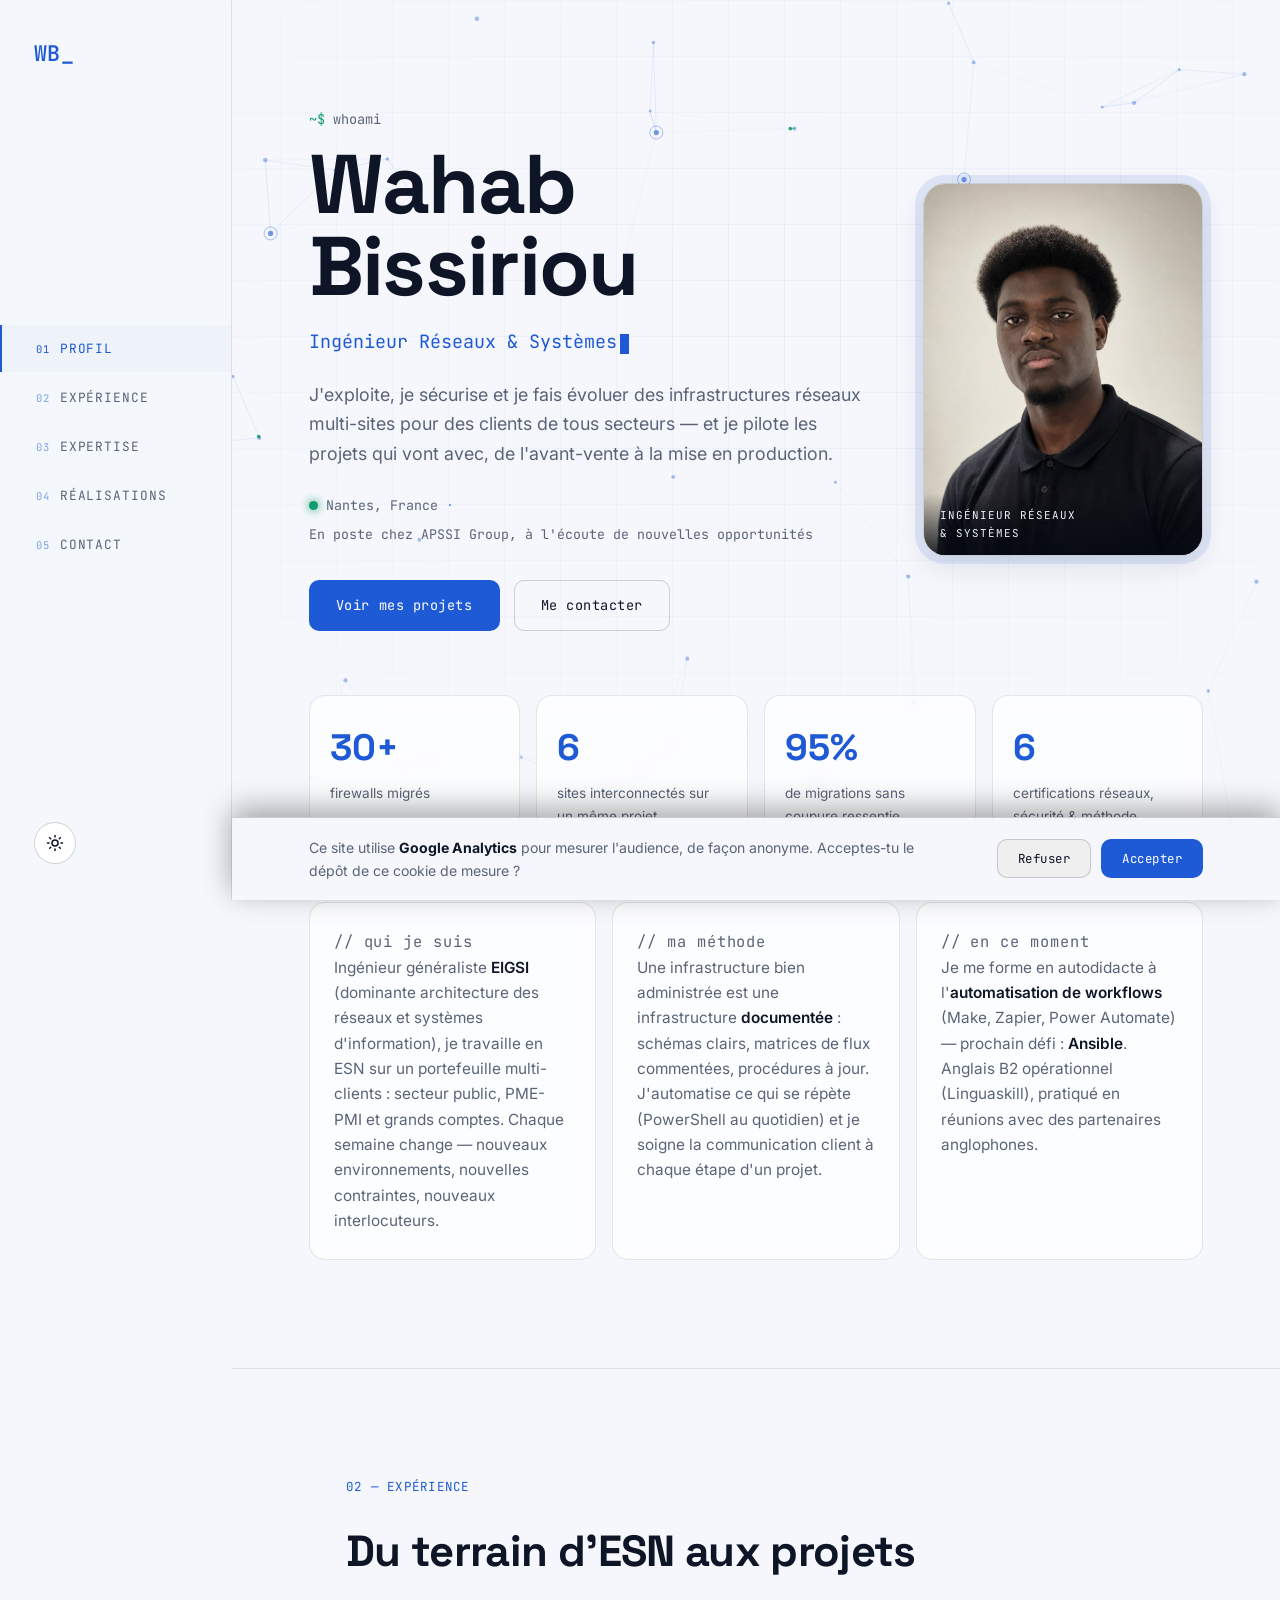
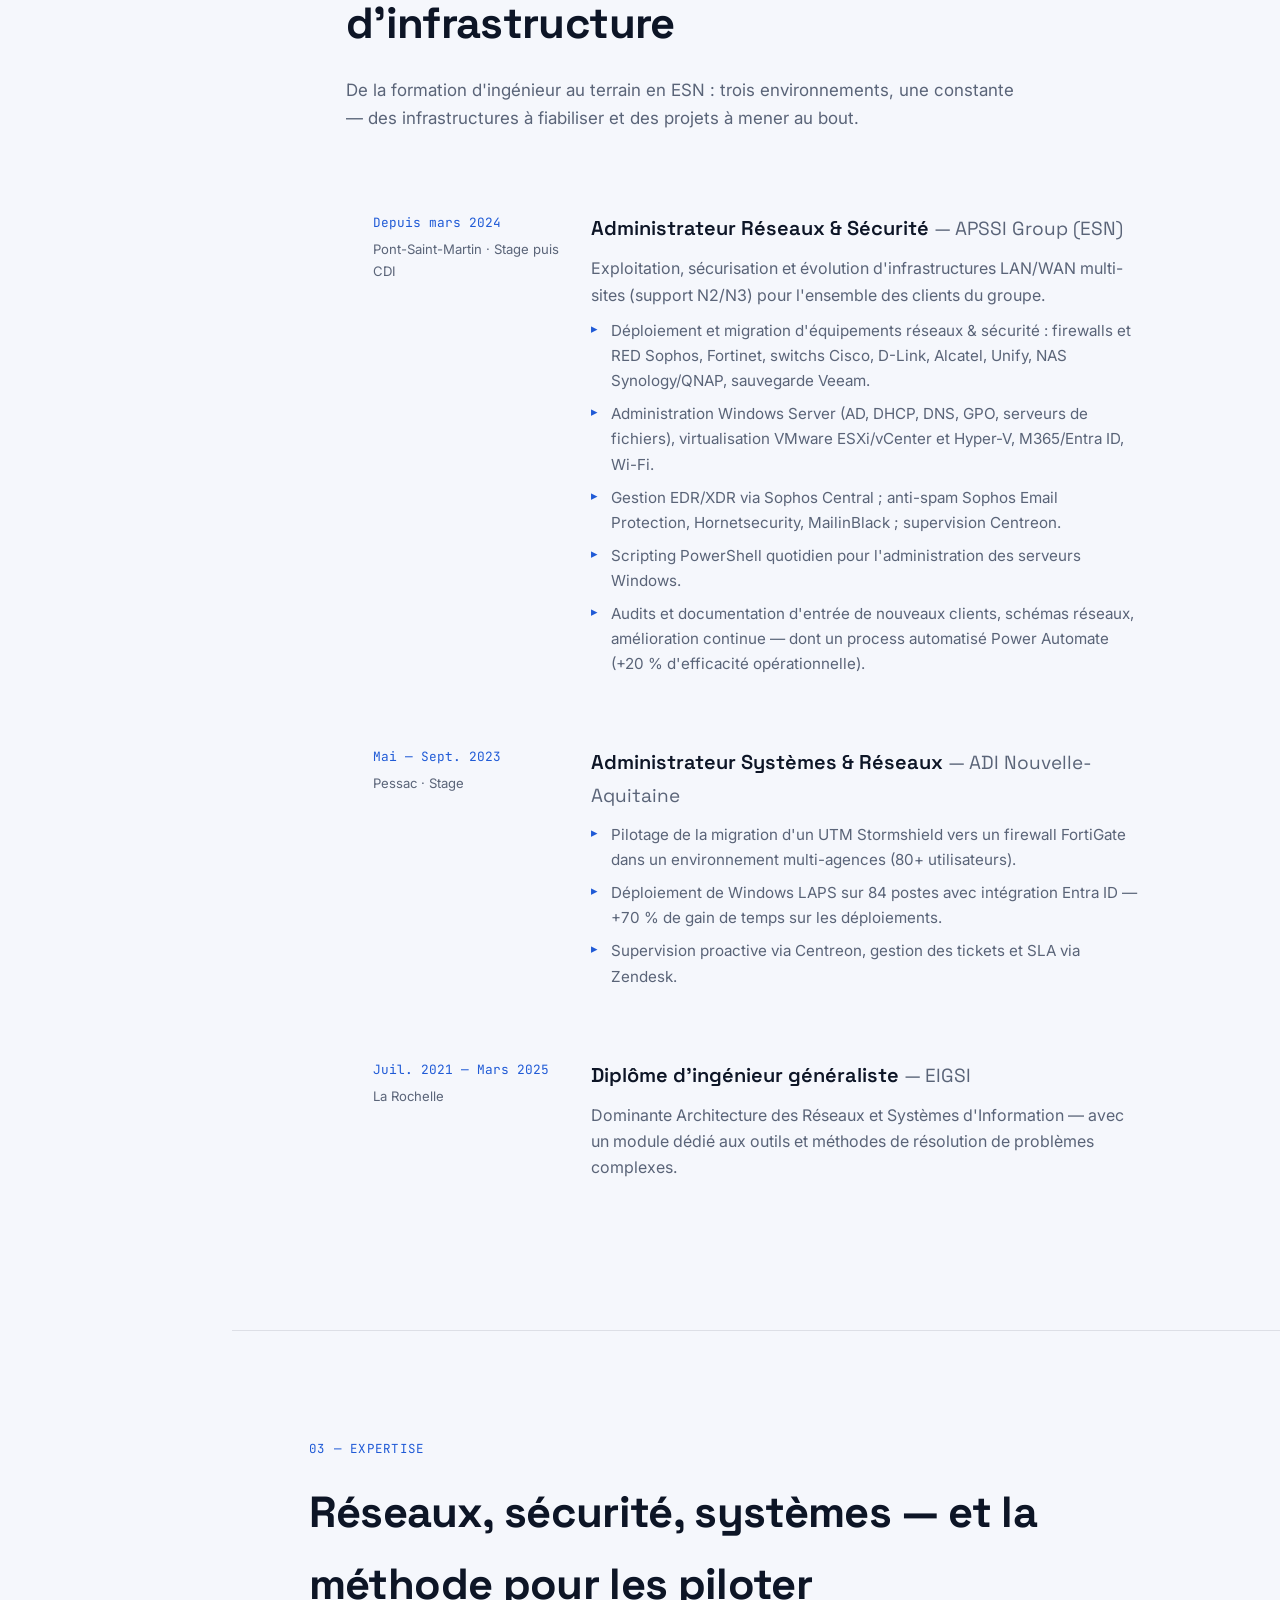
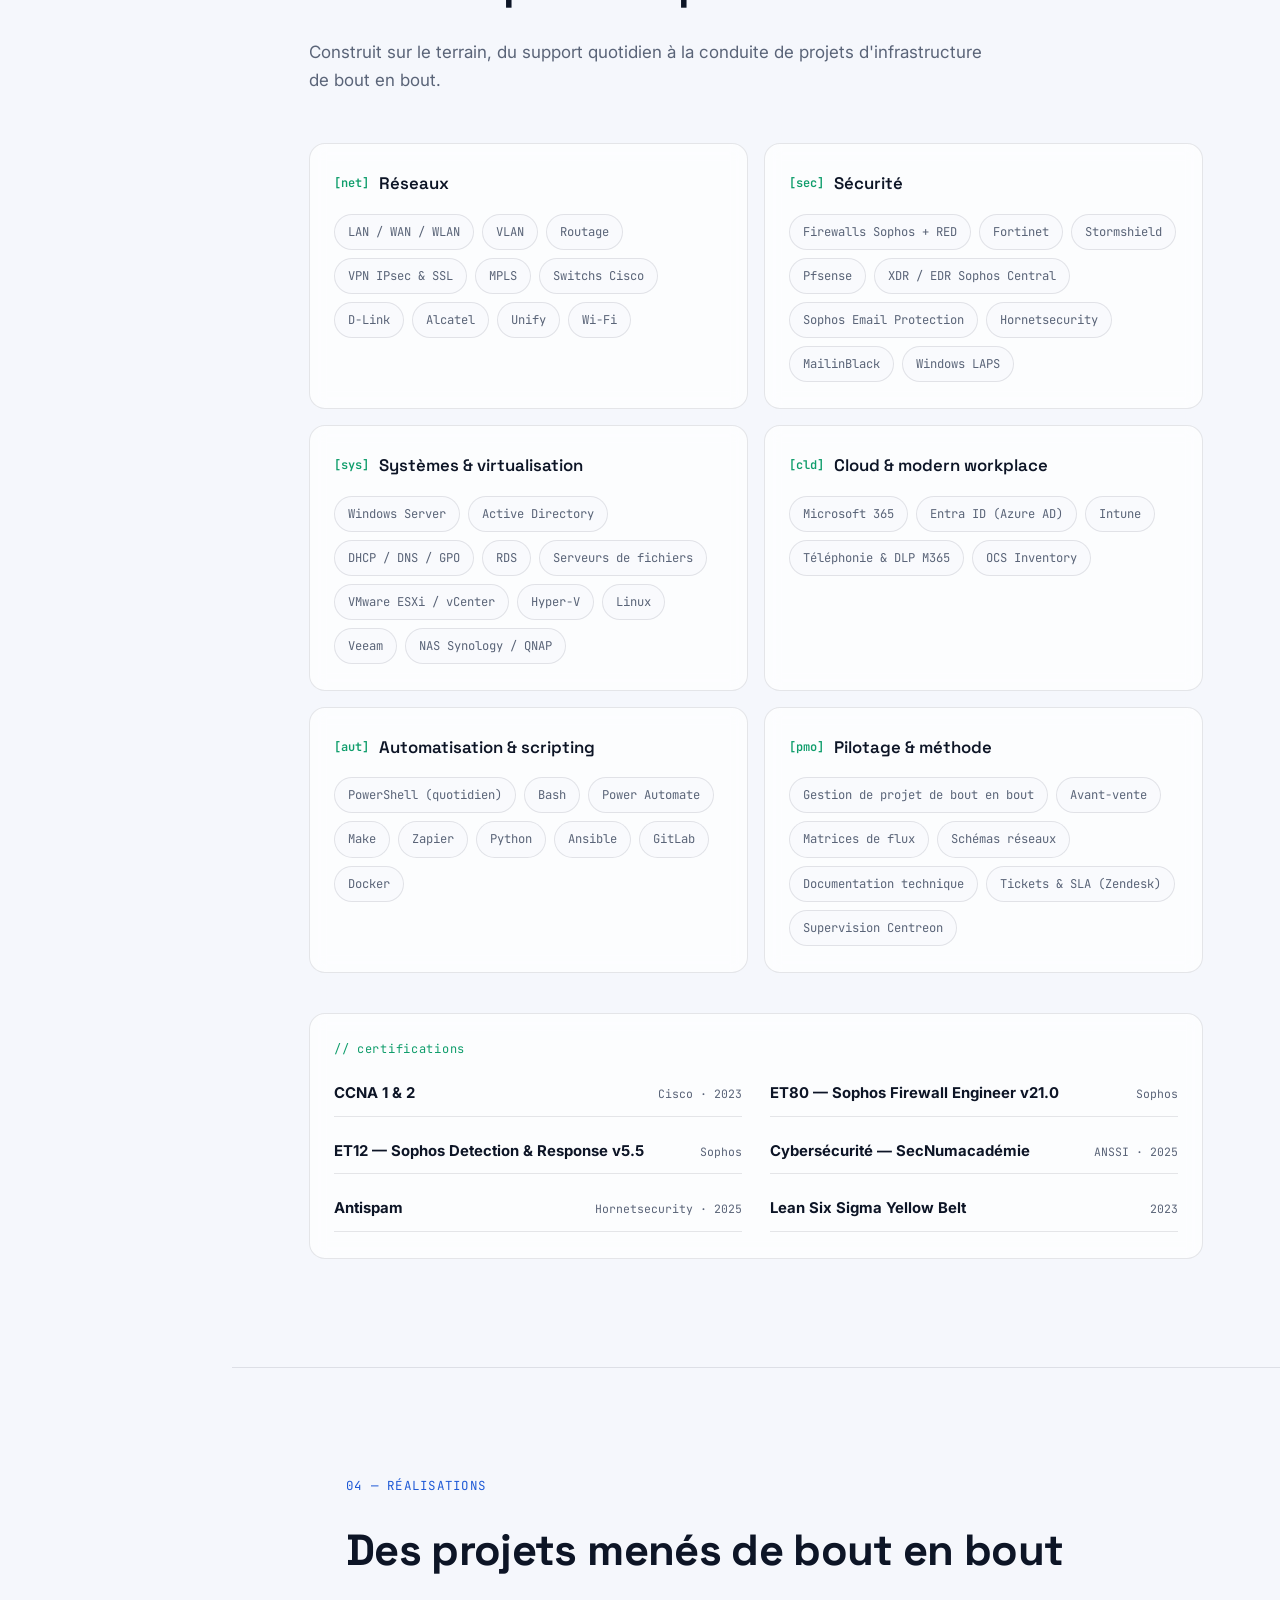
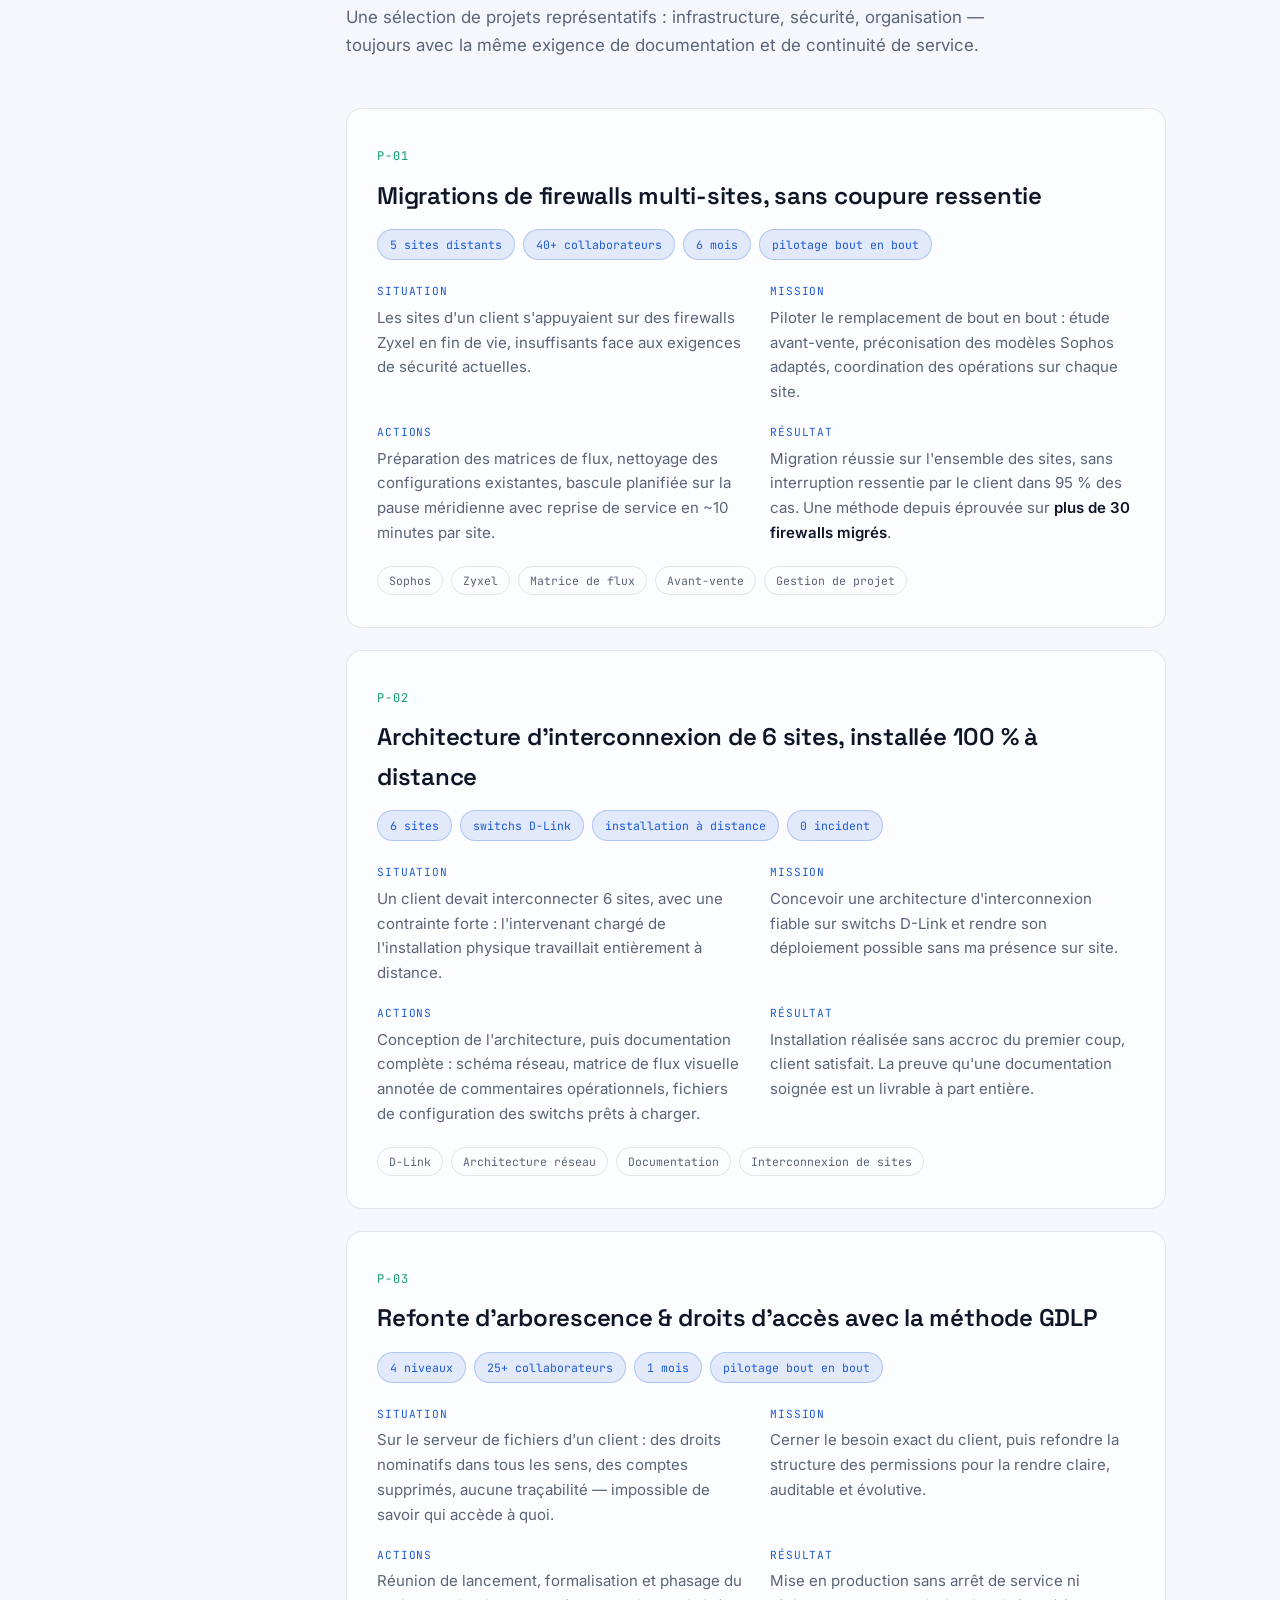
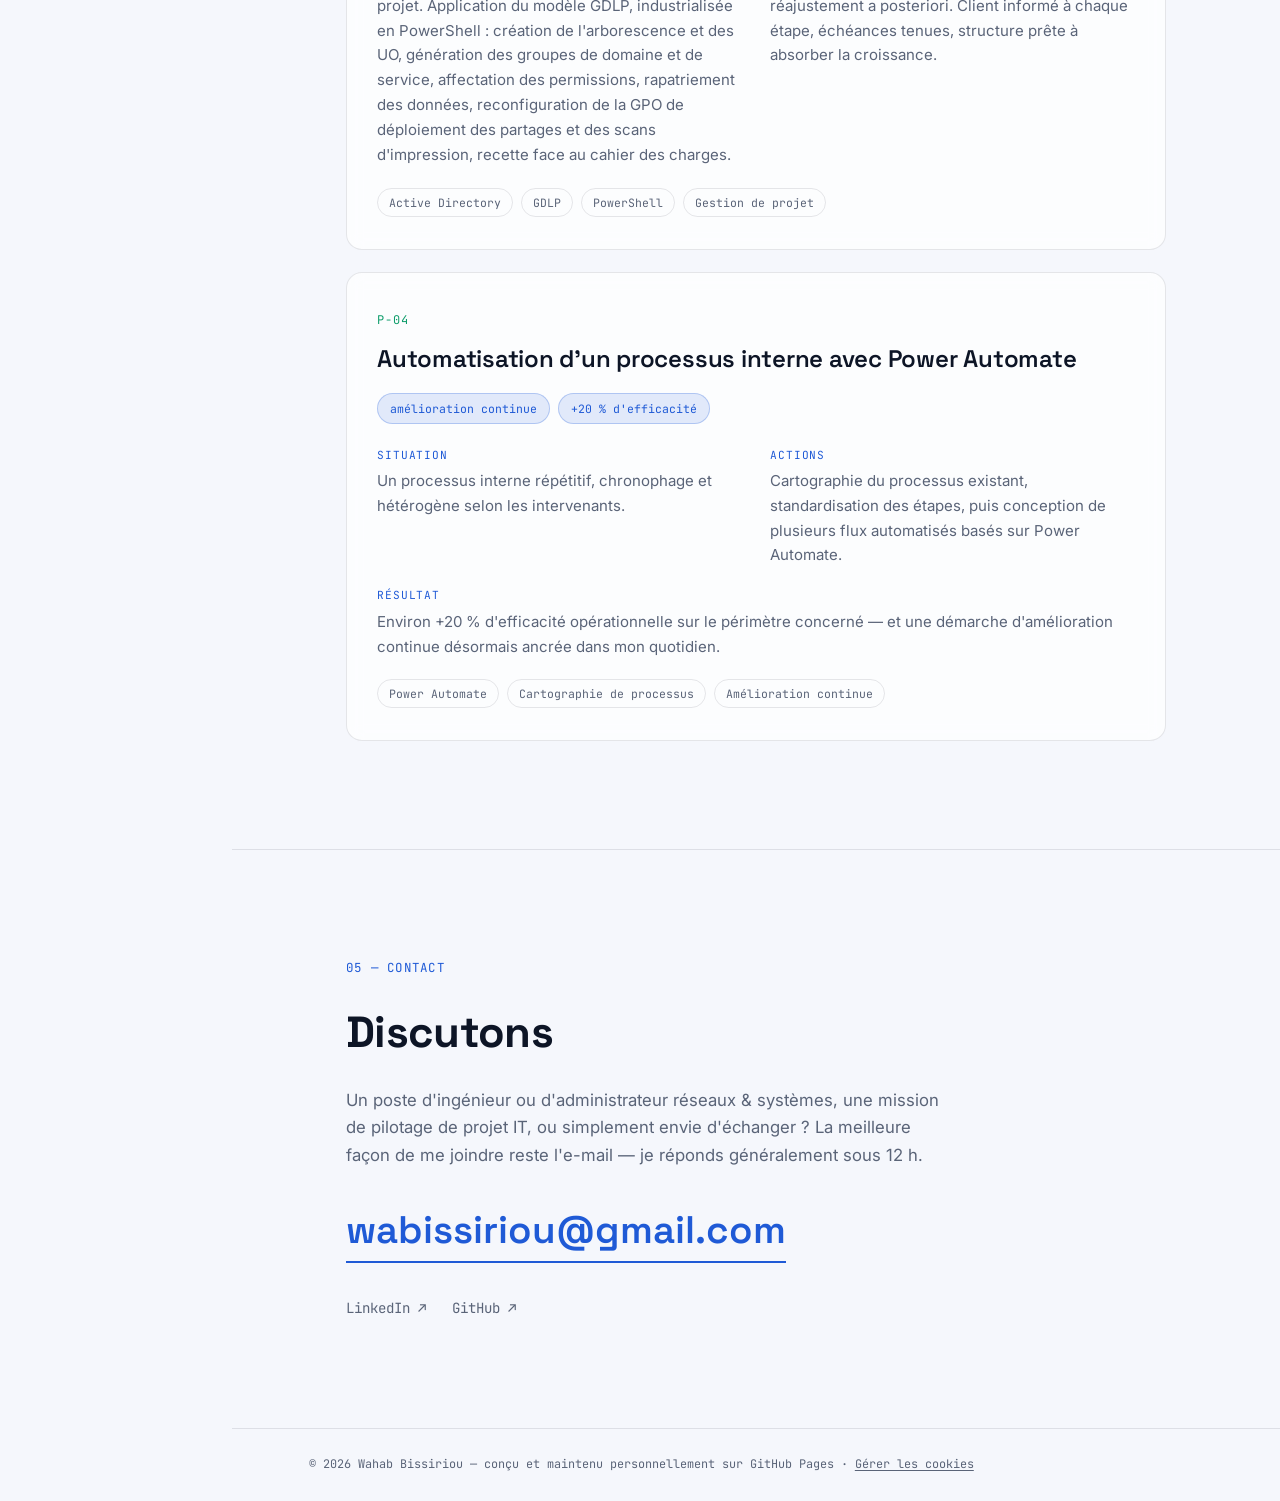
<file: index.html>
<!DOCTYPE html>
<html lang="fr" data-theme="dark">
<head>
  <meta charset="UTF-8">
  <meta name="viewport" content="width=device-width, initial-scale=1.0">
  <title>Wahab Bissiriou — Ingénieur Réseaux &amp; Systèmes</title>
  <meta name="description" content="Portfolio de Wahab Bissiriou, ingénieur réseaux et systèmes : infrastructures multi-sites, sécurité, pilotage de projets IT.">

  <!-- Favicon -->
  <link rel="icon" href="favicon.svg" type="image/svg+xml">
  <link rel="icon" href="favicon-32.png" sizes="32x32" type="image/png">
  <link rel="apple-touch-icon" href="favicon-180.png">
  <meta name="theme-color" content="#060A13">

  <!-- Open Graph (LinkedIn, Facebook, WhatsApp, Slack…) -->
  <meta property="og:type" content="website">
  <meta property="og:site_name" content="Wahab Bissiriou">
  <meta property="og:title" content="Wahab Bissiriou — Ingénieur Réseaux &amp; Systèmes">
  <meta property="og:description" content="Infrastructures multi-sites, sécurité et pilotage de projets IT — de l'avant-vente à la mise en production.">
  <meta property="og:url" content="https://bwahab-wb.github.io/">
  <meta property="og:image" content="https://bwahab-wb.github.io/og-image.png">
  <meta property="og:image:width" content="1200">
  <meta property="og:image:height" content="630">
  <meta property="og:image:alt" content="Portfolio de Wahab Bissiriou, ingénieur réseaux et systèmes">
  <meta property="og:locale" content="fr_FR">

  <!-- Twitter / X -->
  <meta name="twitter:card" content="summary_large_image">
  <meta name="twitter:title" content="Wahab Bissiriou — Ingénieur Réseaux &amp; Systèmes">
  <meta name="twitter:description" content="Infrastructures multi-sites, sécurité et pilotage de projets IT — de l'avant-vente à la mise en production.">
  <meta name="twitter:image" content="https://bwahab-wb.github.io/og-image.png">

  <link rel="preconnect" href="https://fonts.googleapis.com">
  <link rel="preconnect" href="https://fonts.gstatic.com" crossorigin>
  <link href="https://fonts.googleapis.com/css2?family=Space+Grotesk:wght@400;500;600;700&family=Inter:wght@400;500;600&family=JetBrains+Mono:wght@400;500;600&display=swap" rel="stylesheet">
  <link rel="stylesheet" href="style.css">
</head>
<body>

  <canvas id="bg-canvas" aria-hidden="true"></canvas>

  <!-- ===== Navigation latérale (scroll-spy) ===== -->
  <nav class="rail" aria-label="Navigation principale">
    <a href="#profil" class="rail__brand" aria-label="Retour en haut">WB<span class="rail__cursor">_</span></a>
    <ul class="rail__list">
      <li><a href="#profil"      class="rail__link" data-section="profil"><span class="rail__num">01</span>Profil</a></li>
      <li><a href="#experience"    class="rail__link" data-section="experience"><span class="rail__num">02</span>Expérience</a></li>
      <li><a href="#expertise" class="rail__link" data-section="expertise"><span class="rail__num">03</span>Expertise</a></li>
      <li><a href="#realisations"     class="rail__link" data-section="realisations"><span class="rail__num">04</span>Réalisations</a></li>
      <li><a href="#contact"     class="rail__link" data-section="contact"><span class="rail__num">05</span>Contact</a></li>
    </ul>
    <div class="rail__bottom">
      <button id="theme-toggle" class="theme-toggle" type="button" aria-label="Basculer le thème clair/sombre" aria-pressed="false">
        <svg class="icon icon--sun" viewBox="0 0 24 24" fill="none" stroke="currentColor" stroke-width="2" stroke-linecap="round"><circle cx="12" cy="12" r="4"/><path d="M12 2v2M12 20v2M4.9 4.9l1.4 1.4M17.7 17.7l1.4 1.4M2 12h2M20 12h2M4.9 19.1l1.4-1.4M17.7 6.3l1.4-1.4"/></svg>
        <svg class="icon icon--moon" viewBox="0 0 24 24" fill="none" stroke="currentColor" stroke-width="2" stroke-linecap="round" stroke-linejoin="round"><path d="M21 12.8A9 9 0 1 1 11.2 3a7 7 0 0 0 9.8 9.8z"/></svg>
      </button>
    </div>
  </nav>

  <main>

    <!-- ===== 01 · Hero / Profil ===== -->
    <section id="profil" class="section section--hero">
      <div class="section__inner section__inner--wide">
        <div class="hero">
          <div class="hero__text">
            <p class="terminal-line"><span class="terminal-prompt">~$</span> whoami</p>
            <h1 class="hero__title">Wahab<br>Bissiriou</h1>
            <p class="hero__role"><span id="typed-role"></span><span class="typed-caret" aria-hidden="true"></span></p>
            <p class="hero__tagline">
              J'exploite, je sécurise et je fais évoluer des infrastructures réseaux multi-sites
              pour des clients de tous secteurs — et je pilote les projets qui vont avec,
              de l'avant-vente à la mise en production.
            </p>
            <div class="hero__meta">
              <span class="status-dot" aria-hidden="true"></span>
              <span>Nantes, France</span>
              <span class="divider">·</span>
              <span>En poste chez APSSI Group, à l'écoute de nouvelles opportunités</span>
            </div>
            <div class="hero__actions">
              <a href="#realisations" class="btn btn--primary">Voir mes projets</a>
              <a href="#contact" class="btn btn--ghost">Me contacter</a>
            </div>
          </div>
          <div class="hero__photo-frame">
            <img src="photo.jpg" alt="Portrait de Wahab Bissiriou" class="hero__photo">
            <div class="hero__photo-badge mono">ingénieur réseaux<br>&amp; systèmes</div>
          </div>
        </div>

        <dl class="stats">
          <div class="stat"><dt class="stat__value" data-count="30" data-suffix="+">30+</dt><dd>firewalls migrés</dd></div>
          <div class="stat"><dt class="stat__value" data-count="6">6</dt><dd>sites interconnectés sur un même projet</dd></div>
          <div class="stat"><dt class="stat__value" data-count="95" data-suffix="%">95%</dt><dd>de migrations sans coupure ressentie</dd></div>
          <div class="stat"><dt class="stat__value" data-count="6">6</dt><dd>certifications réseaux, sécurité &amp; méthode</dd></div>
        </dl>

        <div class="about-grid">
          <div class="panel">
            <p class="panel__label mono">// qui je suis</p>
            <p>Ingénieur généraliste <strong>EIGSI</strong> (dominante architecture des réseaux et systèmes d'information),
            je travaille en ESN sur un portefeuille multi-clients : secteur public, PME-PMI et grands comptes.
            Chaque semaine change — nouveaux environnements, nouvelles contraintes, nouveaux interlocuteurs.</p>
          </div>
          <div class="panel">
            <p class="panel__label mono">// ma méthode</p>
            <p>Une infrastructure bien administrée est une infrastructure <strong>documentée</strong> :
            schémas clairs, matrices de flux commentées, procédures à jour. J'automatise ce qui se répète
            (PowerShell au quotidien) et je soigne la communication client à chaque étape d'un projet.</p>
          </div>
          <div class="panel">
            <p class="panel__label mono">// en ce moment</p>
            <p>Je me forme en autodidacte à l'<strong>automatisation de workflows</strong> (Make, Zapier, Power Automate)
            — prochain défi : <strong>Ansible</strong>. Anglais B2 opérationnel (Linguaskill), pratiqué en réunions
            avec des partenaires anglophones.</p>
          </div>
        </div>
      </div>
    </section>

    <!-- ===== 02 · Parcours ===== -->
    <section id="experience" class="section">
      <div class="section__inner">
        <p class="eyebrow mono">02 — Expérience</p>
        <h2 class="section__title">Du terrain d'ESN aux projets d'infrastructure</h2>
        <p class="section__lede">De la formation d'ingénieur au terrain en ESN : trois environnements,
        une constante — des infrastructures à fiabiliser et des projets à mener au bout.</p>

        <div class="timeline">
          <article class="timeline__item">
            <div class="timeline__side">
              <span class="timeline__year mono">Depuis mars 2024</span>
              <span class="timeline__place">Pont-Saint-Martin · Stage puis CDI</span>
            </div>
            <div class="timeline__body">
              <h3>Administrateur Réseaux &amp; Sécurité <span class="at">— APSSI Group (ESN)</span></h3>
              <p>Exploitation, sécurisation et évolution d'infrastructures LAN/WAN multi-sites
              (support N2/N3) pour l'ensemble des clients du groupe.</p>
              <ul class="timeline__list">
                <li>Déploiement et migration d'équipements réseaux &amp; sécurité : firewalls et RED Sophos, Fortinet, switchs Cisco, D-Link, Alcatel, Unify, NAS Synology/QNAP, sauvegarde Veeam.</li>
                <li>Administration Windows Server (AD, DHCP, DNS, GPO, serveurs de fichiers), virtualisation VMware ESXi/vCenter et Hyper-V, M365/Entra ID, Wi-Fi.</li>
                <li>Gestion EDR/XDR via Sophos Central ; anti-spam Sophos Email Protection, Hornetsecurity, MailinBlack ; supervision Centreon.</li>
                <li>Scripting PowerShell quotidien pour l'administration des serveurs Windows.</li>
                <li>Audits et documentation d'entrée de nouveaux clients, schémas réseaux, amélioration continue — dont un process automatisé Power Automate (+20 % d'efficacité opérationnelle).</li>
              </ul>
            </div>
          </article>

          <article class="timeline__item">
            <div class="timeline__side">
              <span class="timeline__year mono">Mai — Sept. 2023</span>
              <span class="timeline__place">Pessac · Stage</span>
            </div>
            <div class="timeline__body">
              <h3>Administrateur Systèmes &amp; Réseaux <span class="at">— ADI Nouvelle-Aquitaine</span></h3>
              <ul class="timeline__list">
                <li>Pilotage de la migration d'un UTM Stormshield vers un firewall FortiGate dans un environnement multi-agences (80+ utilisateurs).</li>
                <li>Déploiement de Windows LAPS sur 84 postes avec intégration Entra ID — +70 % de gain de temps sur les déploiements.</li>
                <li>Supervision proactive via Centreon, gestion des tickets et SLA via Zendesk.</li>
              </ul>
            </div>
          </article>

          <article class="timeline__item">
            <div class="timeline__side">
              <span class="timeline__year mono">Juil. 2021 — Mars 2025</span>
              <span class="timeline__place">La Rochelle</span>
            </div>
            <div class="timeline__body">
              <h3>Diplôme d'ingénieur généraliste <span class="at">— EIGSI</span></h3>
              <p>Dominante Architecture des Réseaux et Systèmes d'Information — avec un module dédié aux outils et méthodes de résolution de problèmes complexes.</p>
            </div>
          </article>
        </div>
      </div>
    </section>

    <!-- ===== 03 · Compétences ===== -->
    <section id="expertise" class="section">
      <div class="section__inner section__inner--wide">
        <p class="eyebrow mono">03 — Expertise</p>
        <h2 class="section__title">Réseaux, sécurité, systèmes — et la méthode pour les piloter</h2>
        <p class="section__lede">Construit sur le terrain, du support quotidien à la conduite
        de projets d'infrastructure de bout en bout.</p>

        <div class="skills-grid">
          <div class="skill-card">
            <h3 class="skill-card__title"><span class="skill-card__icon mono">[net]</span> Réseaux</h3>
            <div class="pills">
              <span>LAN / WAN / WLAN</span><span>VLAN</span><span>Routage</span><span>VPN IPsec &amp; SSL</span><span>MPLS</span><span>Switchs Cisco</span><span>D-Link</span><span>Alcatel</span><span>Unify</span><span>Wi-Fi</span>
            </div>
          </div>
          <div class="skill-card">
            <h3 class="skill-card__title"><span class="skill-card__icon mono">[sec]</span> Sécurité</h3>
            <div class="pills">
              <span>Firewalls Sophos + RED</span><span>Fortinet</span><span>Stormshield</span><span>Pfsense</span><span>XDR / EDR Sophos Central</span><span>Sophos Email Protection</span><span>Hornetsecurity</span><span>MailinBlack</span><span>Windows LAPS</span>
            </div>
          </div>
          <div class="skill-card">
            <h3 class="skill-card__title"><span class="skill-card__icon mono">[sys]</span> Systèmes &amp; virtualisation</h3>
            <div class="pills">
              <span>Windows Server</span><span>Active Directory</span><span>DHCP / DNS / GPO</span><span>RDS</span><span>Serveurs de fichiers</span><span>VMware ESXi / vCenter</span><span>Hyper-V</span><span>Linux</span><span>Veeam</span><span>NAS Synology / QNAP</span>
            </div>
          </div>
          <div class="skill-card">
            <h3 class="skill-card__title"><span class="skill-card__icon mono">[cld]</span> Cloud &amp; modern workplace</h3>
            <div class="pills">
              <span>Microsoft 365</span><span>Entra ID (Azure AD)</span><span>Intune</span><span>Téléphonie &amp; DLP M365</span><span>OCS Inventory</span>
            </div>
          </div>
          <div class="skill-card">
            <h3 class="skill-card__title"><span class="skill-card__icon mono">[aut]</span> Automatisation &amp; scripting</h3>
            <div class="pills">
              <span>PowerShell (quotidien)</span><span>Bash</span><span>Power Automate</span><span>Make</span><span>Zapier</span><span>Python</span><span>Ansible</span><span>GitLab</span><span>Docker</span>
            </div>
          </div>
          <div class="skill-card">
            <h3 class="skill-card__title"><span class="skill-card__icon mono">[pmo]</span> Pilotage &amp; méthode</h3>
            <div class="pills">
              <span>Gestion de projet de bout en bout</span><span>Avant-vente</span><span>Matrices de flux</span><span>Schémas réseaux</span><span>Documentation technique</span><span>Tickets &amp; SLA (Zendesk)</span><span>Supervision Centreon</span>
            </div>
          </div>
        </div>

        <div class="certs">
          <p class="panel__label mono">// certifications</p>
          <ul class="certs__list">
            <li><strong>CCNA 1 &amp; 2</strong><span class="mono">Cisco · 2023</span></li>
            <li><strong>ET80 — Sophos Firewall Engineer v21.0</strong><span class="mono">Sophos</span></li>
            <li><strong>ET12 — Sophos Detection &amp; Response v5.5</strong><span class="mono">Sophos</span></li>
            <li><strong>Cybersécurité — SecNumacadémie</strong><span class="mono">ANSSI · 2025</span></li>
            <li><strong>Antispam</strong><span class="mono">Hornetsecurity · 2025</span></li>
            <li><strong>Lean Six Sigma Yellow Belt</strong><span class="mono">2023</span></li>
          </ul>
        </div>
      </div>
    </section>

    <!-- ===== 04 · Projets ===== -->
    <section id="realisations" class="section">
      <div class="section__inner">
        <p class="eyebrow mono">04 — Réalisations</p>
        <h2 class="section__title">Des projets menés de bout en bout</h2>
        <p class="section__lede">Une sélection de projets représentatifs : infrastructure, sécurité,
        organisation — toujours avec la même exigence de documentation et de continuité de service.</p>

        <div class="projects">

          <article class="project">
            <header class="project__header">
              <span class="project__index mono">P-01</span>
              <h3>Migrations de firewalls multi-sites, sans coupure ressentie</h3>
              <div class="project__chips mono">
                <span>5 sites distants</span><span>40+ collaborateurs</span><span>6 mois</span><span>pilotage bout en bout</span>
              </div>
            </header>
            <div class="project__grid">
              <div class="project__block"><span class="project__block-label mono">Situation</span>
                <p>Les sites d'un client s'appuyaient sur des firewalls Zyxel en fin de vie, insuffisants face aux exigences de sécurité actuelles.</p></div>
              <div class="project__block"><span class="project__block-label mono">Mission</span>
                <p>Piloter le remplacement de bout en bout : étude avant-vente, préconisation des modèles Sophos adaptés, coordination des opérations sur chaque site.</p></div>
              <div class="project__block"><span class="project__block-label mono">Actions</span>
                <p>Préparation des matrices de flux, nettoyage des configurations existantes, bascule planifiée sur la pause méridienne avec reprise de service en ~10 minutes par site.</p></div>
              <div class="project__block"><span class="project__block-label mono">Résultat</span>
                <p>Migration réussie sur l'ensemble des sites, sans interruption ressentie par le client dans 95 % des cas. Une méthode depuis éprouvée sur <strong>plus de 30 firewalls migrés</strong>.</p></div>
            </div>
            <div class="project__tags mono"><span>Sophos</span><span>Zyxel</span><span>Matrice de flux</span><span>Avant-vente</span><span>Gestion de projet</span></div>
          </article>

          <article class="project">
            <header class="project__header">
              <span class="project__index mono">P-02</span>
              <h3>Architecture d'interconnexion de 6 sites, installée 100 % à distance</h3>
              <div class="project__chips mono">
                <span>6 sites</span><span>switchs D-Link</span><span>installation à distance</span><span>0 incident</span>
              </div>
            </header>
            <div class="project__grid">
              <div class="project__block"><span class="project__block-label mono">Situation</span>
                <p>Un client devait interconnecter 6 sites, avec une contrainte forte : l'intervenant chargé de l'installation physique travaillait entièrement à distance.</p></div>
              <div class="project__block"><span class="project__block-label mono">Mission</span>
                <p>Concevoir une architecture d'interconnexion fiable sur switchs D-Link et rendre son déploiement possible sans ma présence sur site.</p></div>
              <div class="project__block"><span class="project__block-label mono">Actions</span>
                <p>Conception de l'architecture, puis documentation complète : schéma réseau, matrice de flux visuelle annotée de commentaires opérationnels, fichiers de configuration des switchs prêts à charger.</p></div>
              <div class="project__block"><span class="project__block-label mono">Résultat</span>
                <p>Installation réalisée sans accroc du premier coup, client satisfait. La preuve qu'une documentation soignée est un livrable à part entière.</p></div>
            </div>
            <div class="project__tags mono"><span>D-Link</span><span>Architecture réseau</span><span>Documentation</span><span>Interconnexion de sites</span></div>
          </article>

          <article class="project">
            <header class="project__header">
              <span class="project__index mono">P-03</span>
              <h3>Refonte d'arborescence &amp; droits d'accès avec la méthode GDLP</h3>
              <div class="project__chips mono">
                <span>4 niveaux</span><span>25+ collaborateurs</span><span>1 mois</span><span>pilotage bout en bout</span>
              </div>
            </header>
            <div class="project__grid">
              <div class="project__block"><span class="project__block-label mono">Situation</span>
                <p>Sur le serveur de fichiers d'un client : des droits nominatifs dans tous les sens, des comptes supprimés, aucune traçabilité — impossible de savoir qui accède à quoi.</p></div>
              <div class="project__block"><span class="project__block-label mono">Mission</span>
                <p>Cerner le besoin exact du client, puis refondre la structure des permissions pour la rendre claire, auditable et évolutive.</p></div>
              <div class="project__block"><span class="project__block-label mono">Actions</span>
                <p>Réunion de lancement, formalisation et phasage du projet. Application du modèle GDLP, industrialisée en PowerShell : création de l'arborescence et des UO, génération des groupes de domaine et de service, affectation des permissions, rapatriement des données, reconfiguration de la GPO de déploiement des partages et des scans d'impression, recette face au cahier des charges.</p></div>
              <div class="project__block"><span class="project__block-label mono">Résultat</span>
                <p>Mise en production sans arrêt de service ni réajustement a posteriori. Client informé à chaque étape, échéances tenues, structure prête à absorber la croissance.</p></div>
            </div>
            <div class="project__tags mono"><span>Active Directory</span><span>GDLP</span><span>PowerShell</span><span>Gestion de projet</span></div>
          </article>

          <article class="project">
            <header class="project__header">
              <span class="project__index mono">P-04</span>
              <h3>Automatisation d'un processus interne avec Power Automate</h3>
              <div class="project__chips mono">
                <span>amélioration continue</span><span>+20 % d'efficacité</span>
              </div>
            </header>
            <div class="project__grid">
              <div class="project__block"><span class="project__block-label mono">Situation</span>
                <p>Un processus interne répétitif, chronophage et hétérogène selon les intervenants.</p></div>
              <div class="project__block"><span class="project__block-label mono">Actions</span>
                <p>Cartographie du processus existant, standardisation des étapes, puis conception de plusieurs flux automatisés basés sur Power Automate.</p></div>
              <div class="project__block project__block--wide"><span class="project__block-label mono">Résultat</span>
                <p>Environ +20 % d'efficacité opérationnelle sur le périmètre concerné — et une démarche d'amélioration continue désormais ancrée dans mon quotidien.</p></div>
            </div>
            <div class="project__tags mono"><span>Power Automate</span><span>Cartographie de processus</span><span>Amélioration continue</span></div>
          </article>

        </div>
      </div>
    </section>

    <!-- ===== 05 · Contact ===== -->
    <section id="contact" class="section section--contact">
      <div class="section__inner">
        <p class="eyebrow mono">05 — Contact</p>
        <h2 class="section__title">Discutons</h2>
        <p class="contact__text">Un poste d'ingénieur ou d'administrateur réseaux &amp; systèmes, une mission
        de pilotage de projet IT, ou simplement envie d'échanger ? La meilleure façon de me joindre
        reste l'e-mail — je réponds généralement sous 12 h.</p>
        <a href="mailto:wabissiriou@gmail.com" class="contact__email">wabissiriou@gmail.com</a>
        <ul class="contact__links mono">
          <li><a href="https://www.linkedin.com/in/wahabbissiriou/" target="_blank" rel="noopener">LinkedIn ↗</a></li>
          <li><a href="https://github.com/bwahab-wb" target="_blank" rel="noopener">GitHub ↗</a></li>
        </ul>
      </div>
    </section>

  </main>

  <footer class="footer mono">
    <p>© <span id="year"></span> Wahab Bissiriou — conçu et maintenu personnellement sur GitHub Pages · <button id="cookie-manage" class="footer__link-btn" type="button">Gérer les cookies</button></p>
  </footer>

  <div id="cookie-banner" class="cookie-banner" role="dialog" aria-live="polite" aria-label="Consentement de mesure d'audience">
    <p class="cookie-banner__text">Ce site utilise <strong>Google Analytics</strong> pour mesurer l'audience, de façon anonyme. Acceptes-tu le dépôt de ce cookie de mesure ?</p>
    <div class="cookie-banner__actions">
      <button id="cookie-decline" class="btn btn--ghost" type="button">Refuser</button>
      <button id="cookie-accept" class="btn btn--primary" type="button">Accepter</button>
    </div>
  </div>

  <script src="script.js"></script>
</body>
</html>
</file>
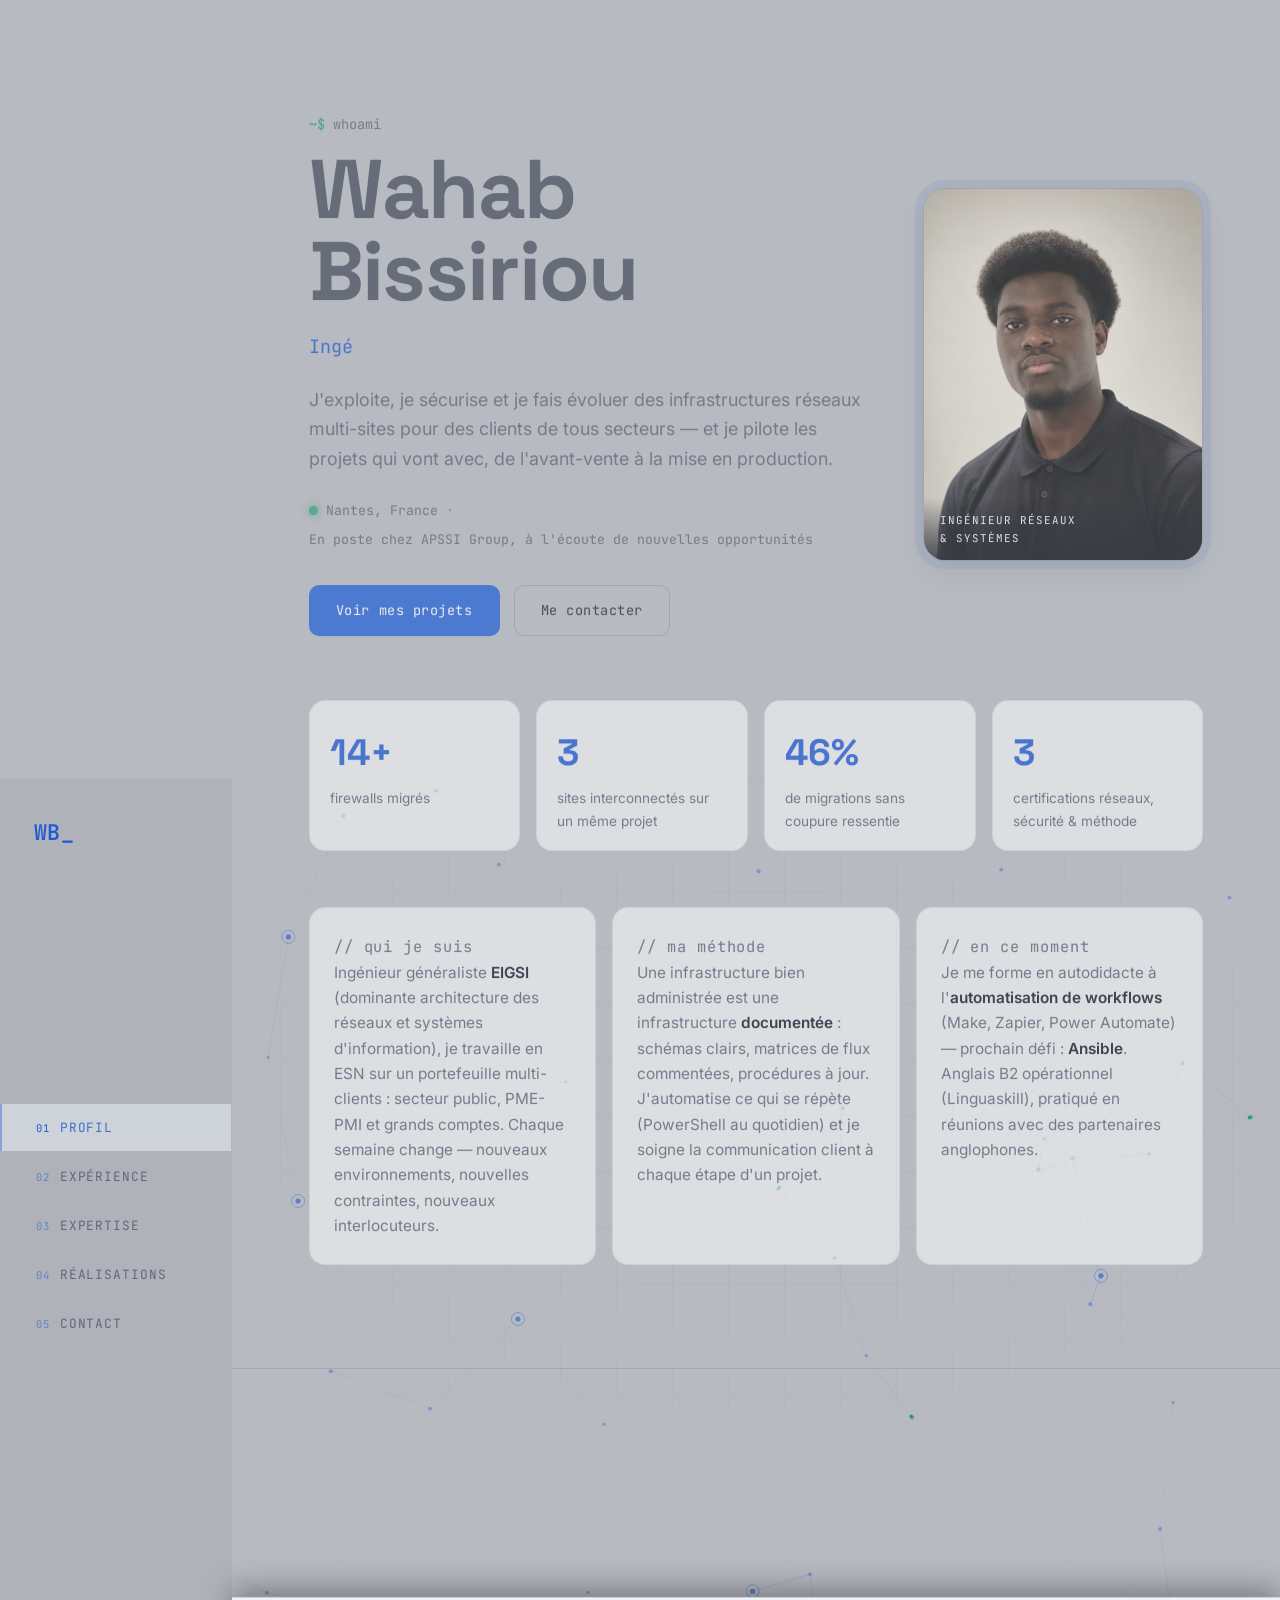
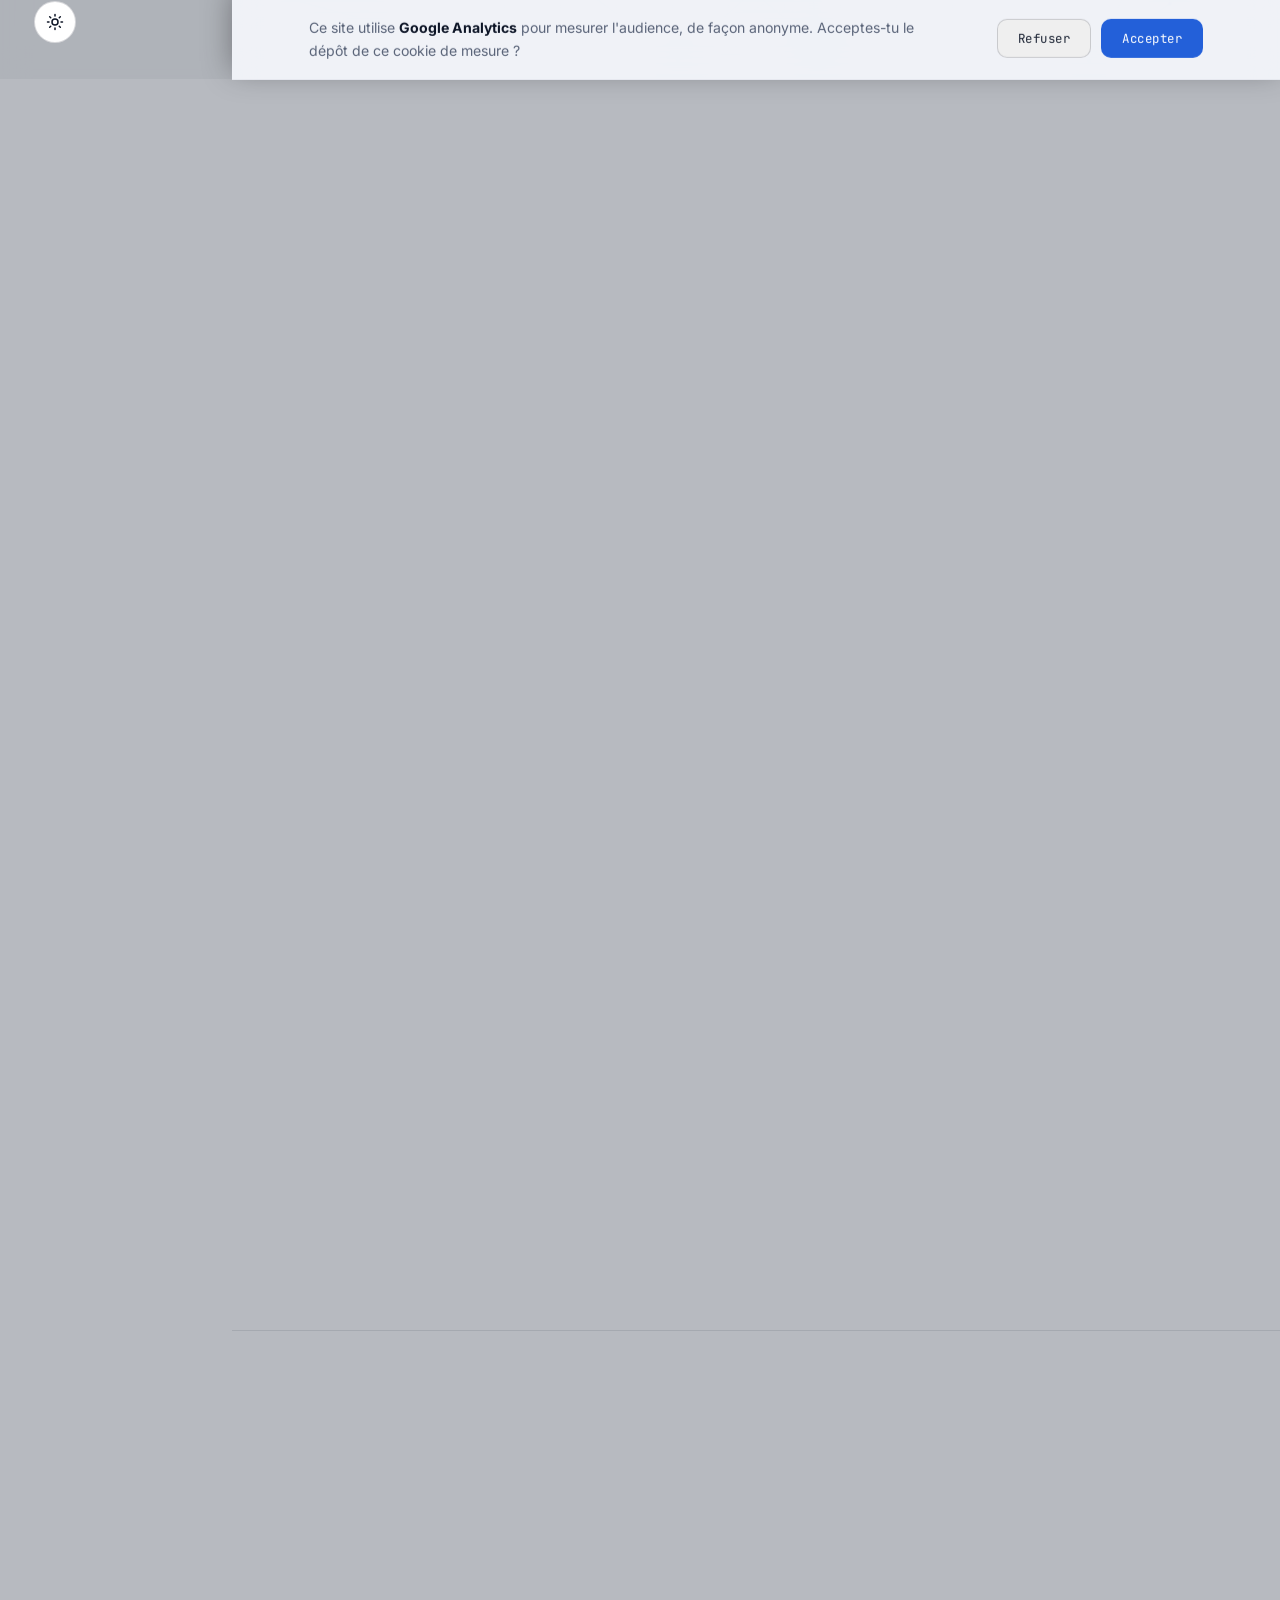
<file: competences.html>
<!DOCTYPE html>
<html lang="fr">
<head>
  <meta charset="UTF-8">
  <meta http-equiv="refresh" content="0; url=/#expertise">
  <link rel="canonical" href="https://bwahab-wb.github.io/#expertise">
  <title>Redirection…</title>
</head>
<body><p>Cette page a déménagé : <a href="/#expertise">bwahab-wb.github.io/#expertise</a></p></body>
</html>
</file>
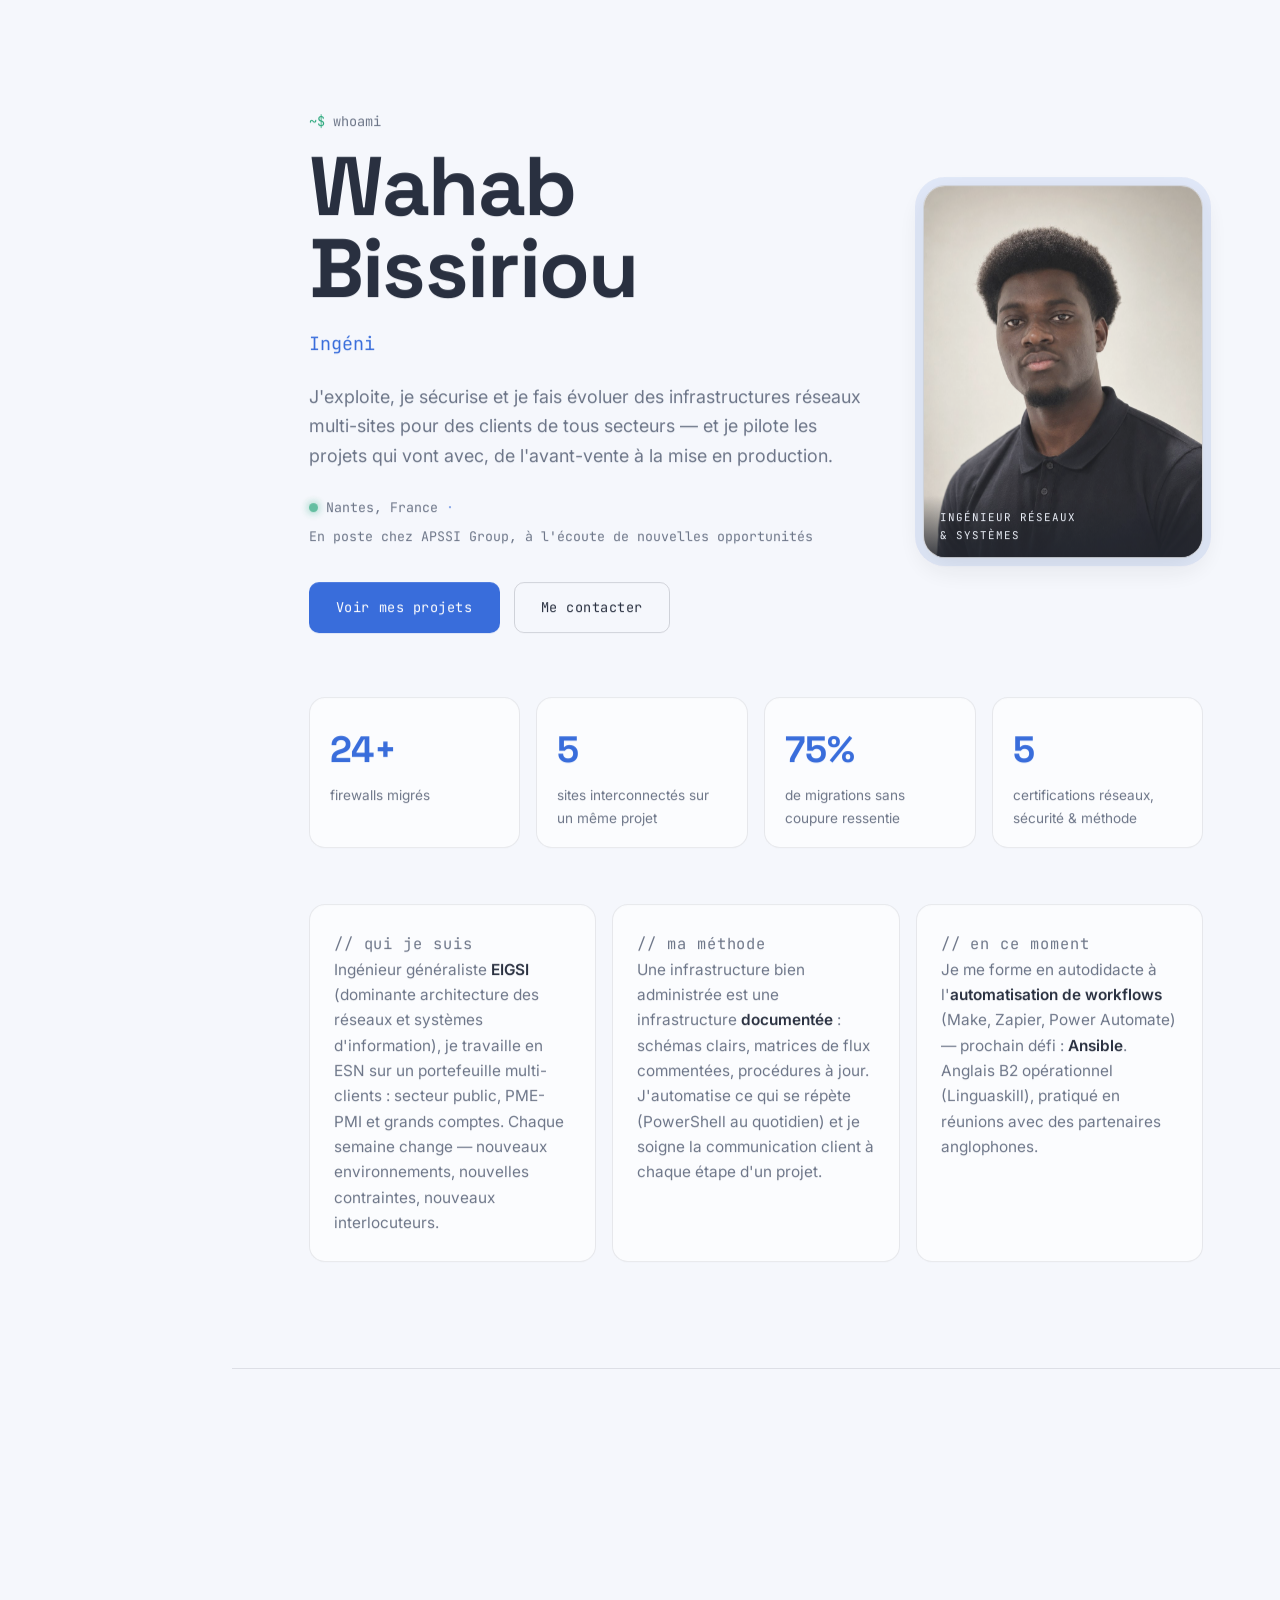
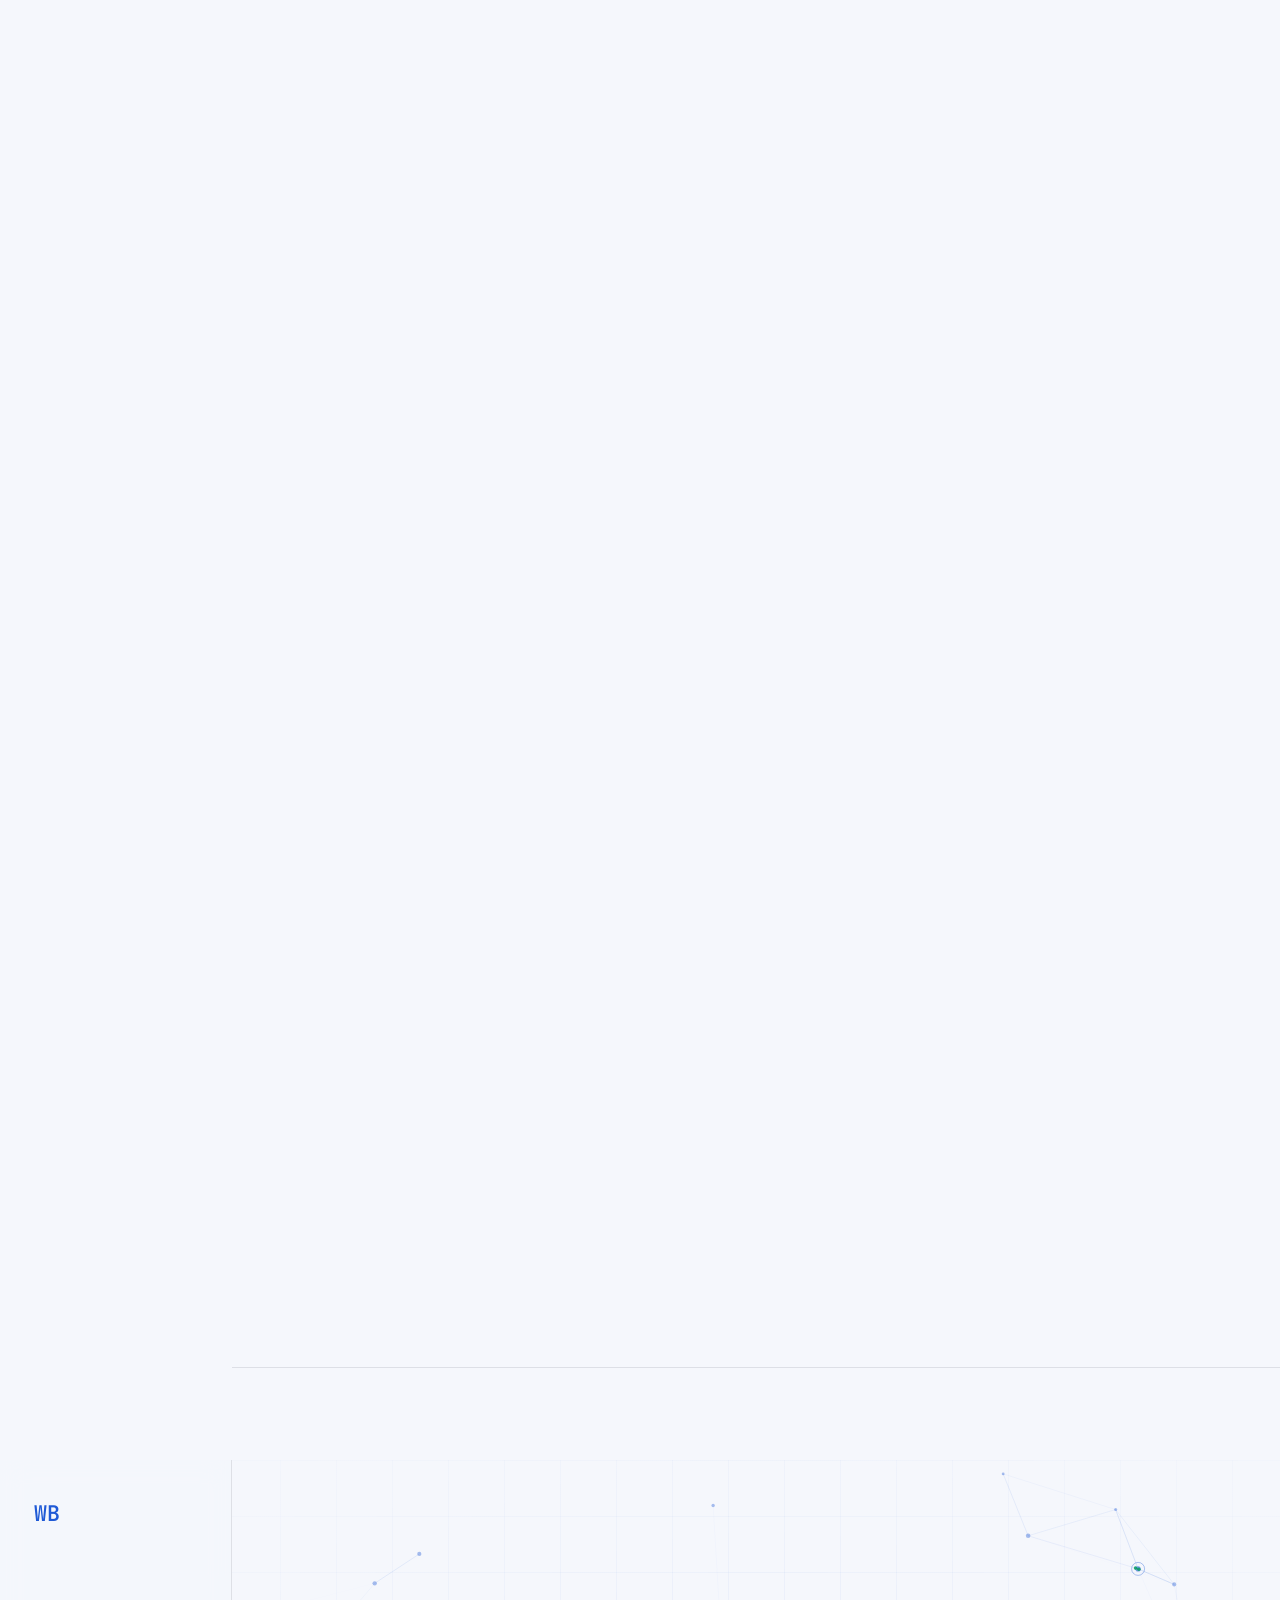
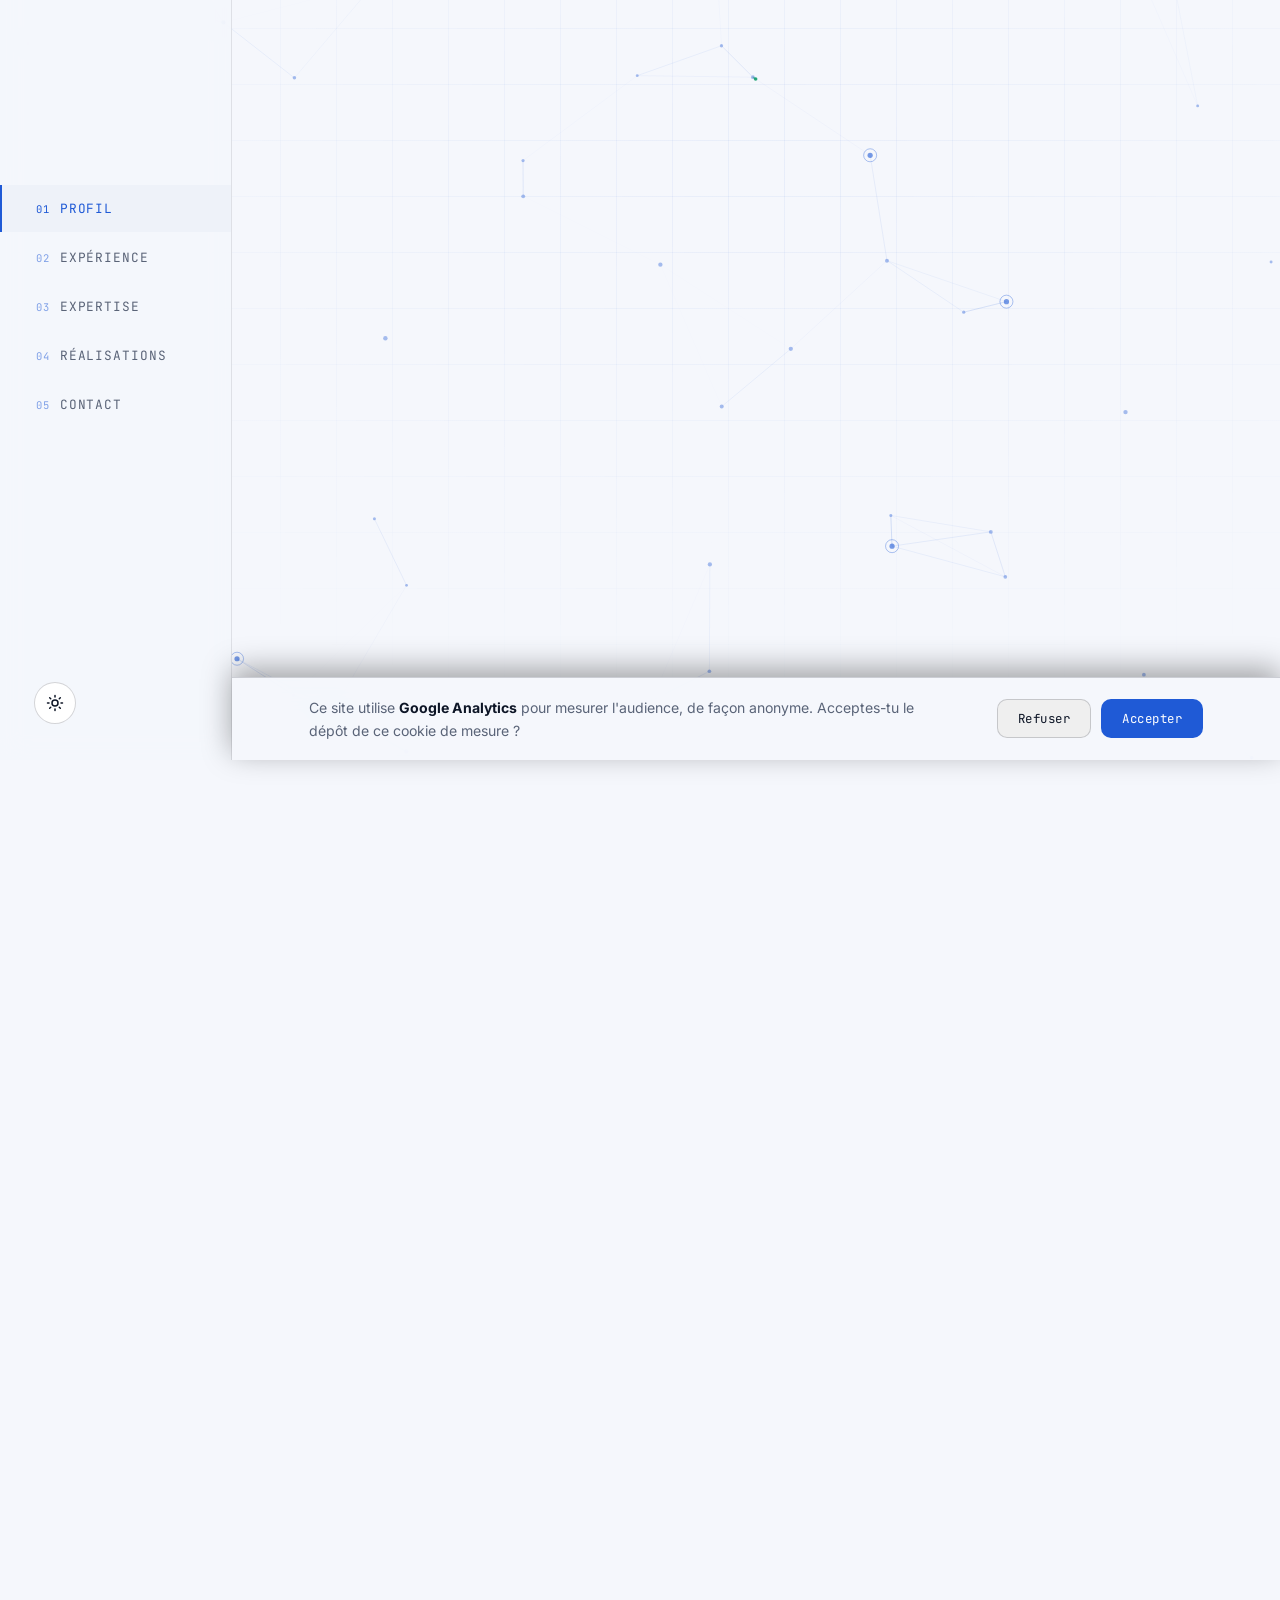
<file: contact.html>
<!DOCTYPE html>
<html lang="fr">
<head>
  <meta charset="UTF-8">
  <meta http-equiv="refresh" content="0; url=/#contact">
  <link rel="canonical" href="https://bwahab-wb.github.io/#contact">
  <title>Redirection…</title>
</head>
<body><p>Cette page a déménagé : <a href="/#contact">bwahab-wb.github.io/#contact</a></p></body>
</html>
</file>
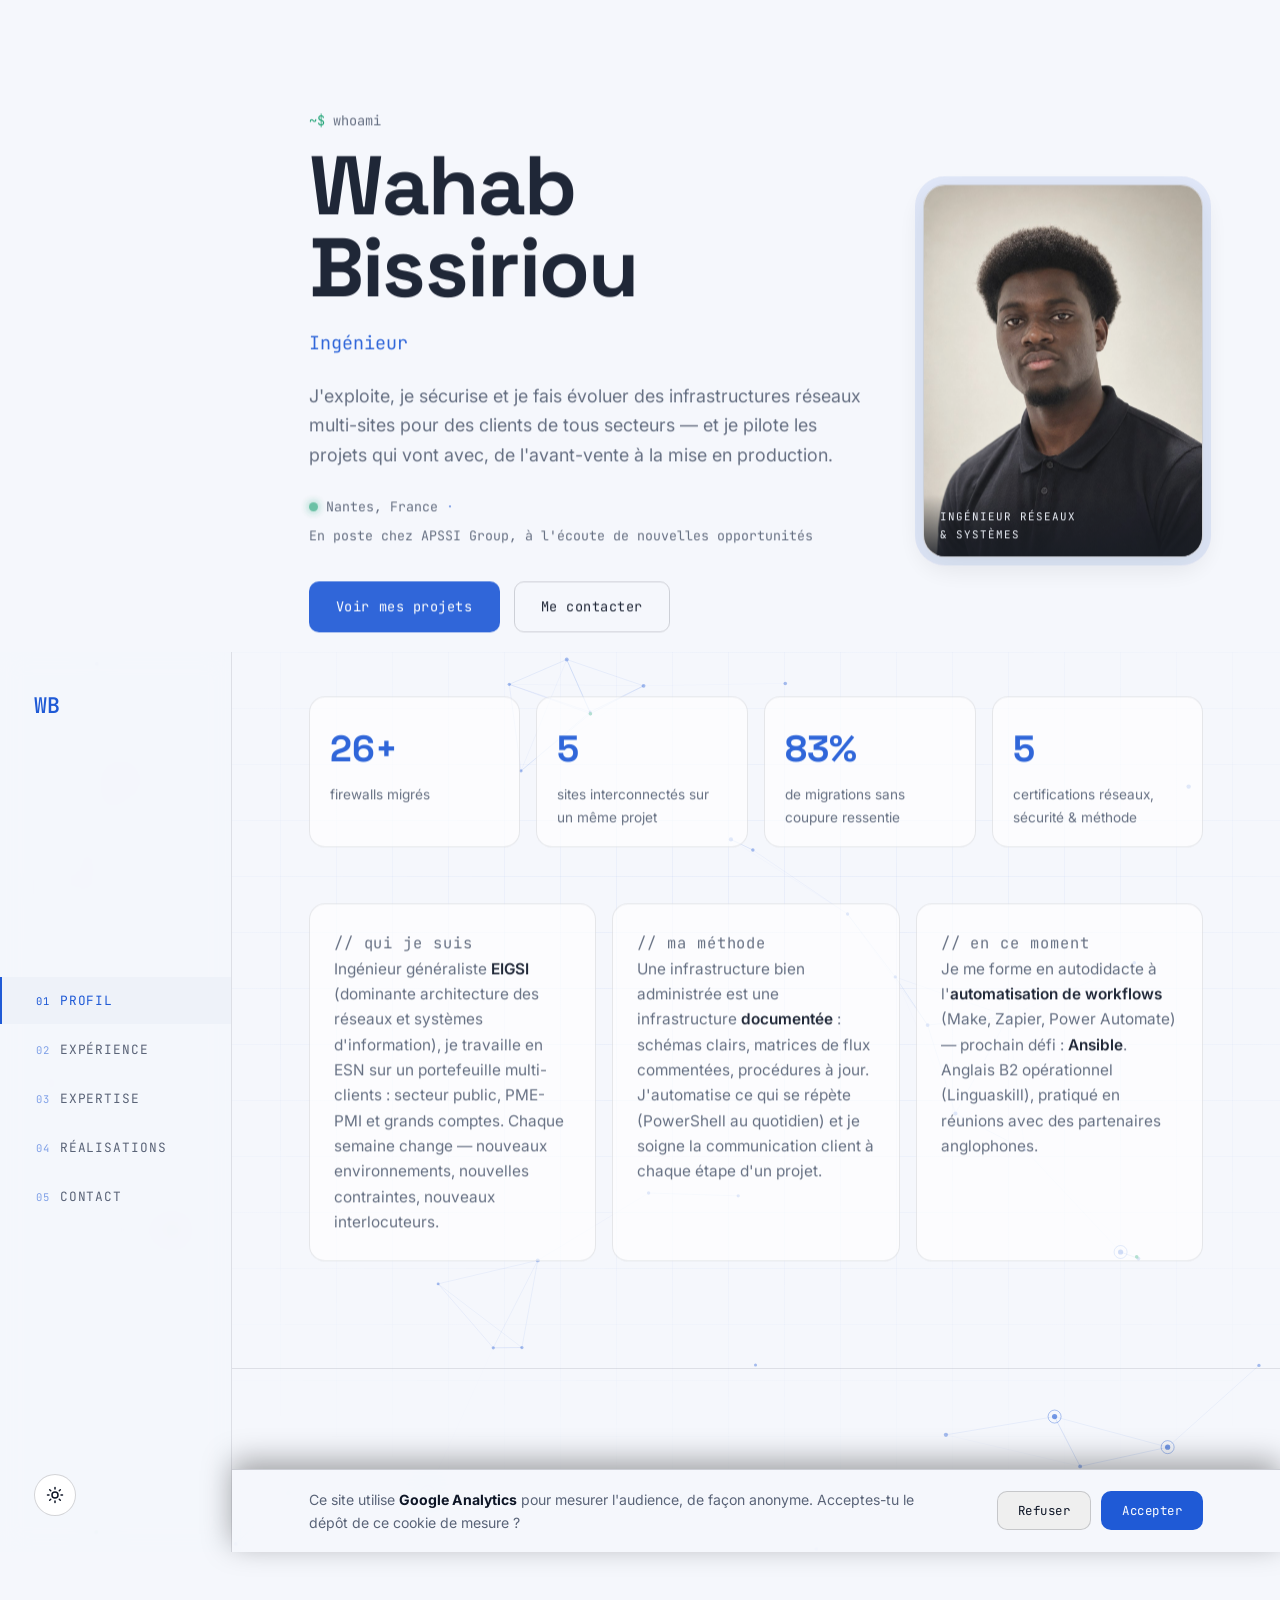
<file: parcours.html>
<!DOCTYPE html>
<html lang="fr">
<head>
  <meta charset="UTF-8">
  <meta http-equiv="refresh" content="0; url=/#experience">
  <link rel="canonical" href="https://bwahab-wb.github.io/#experience">
  <title>Redirection…</title>
</head>
<body><p>Cette page a déménagé : <a href="/#experience">bwahab-wb.github.io/#experience</a></p></body>
</html>
</file>
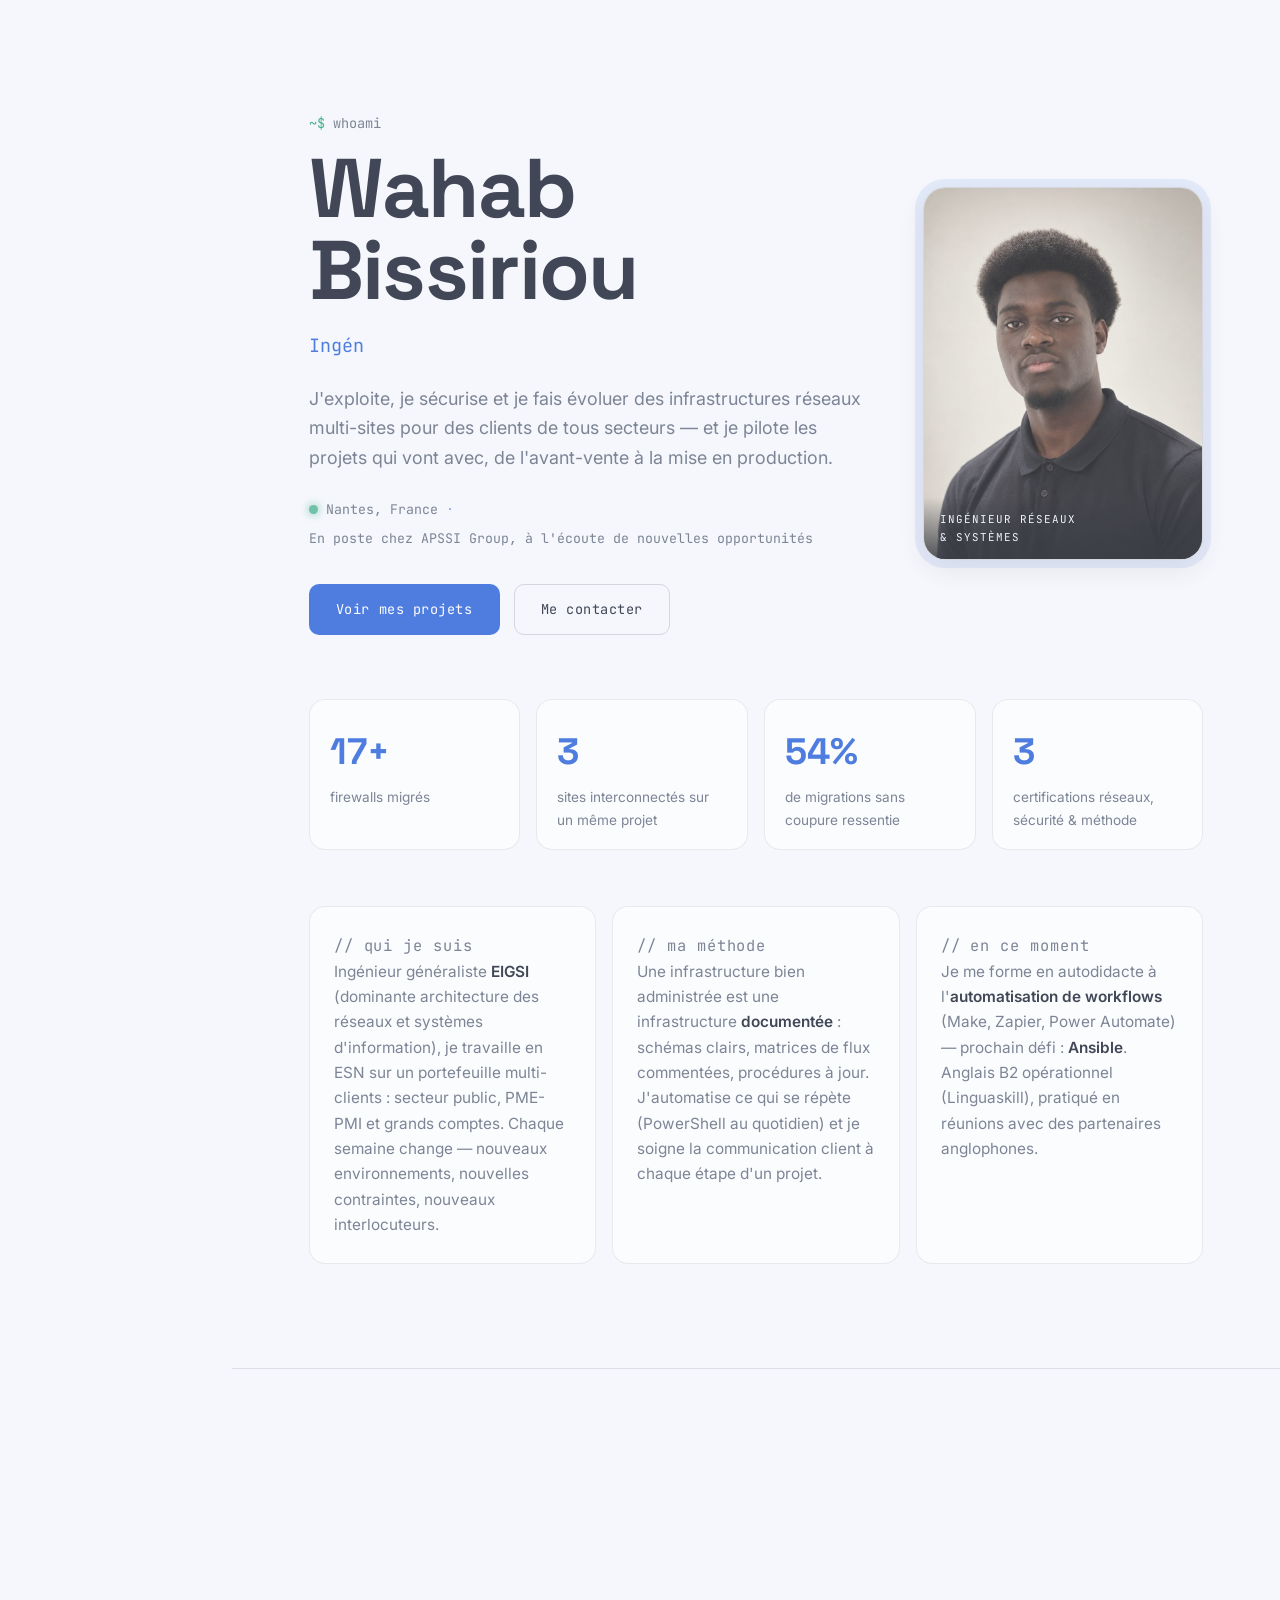
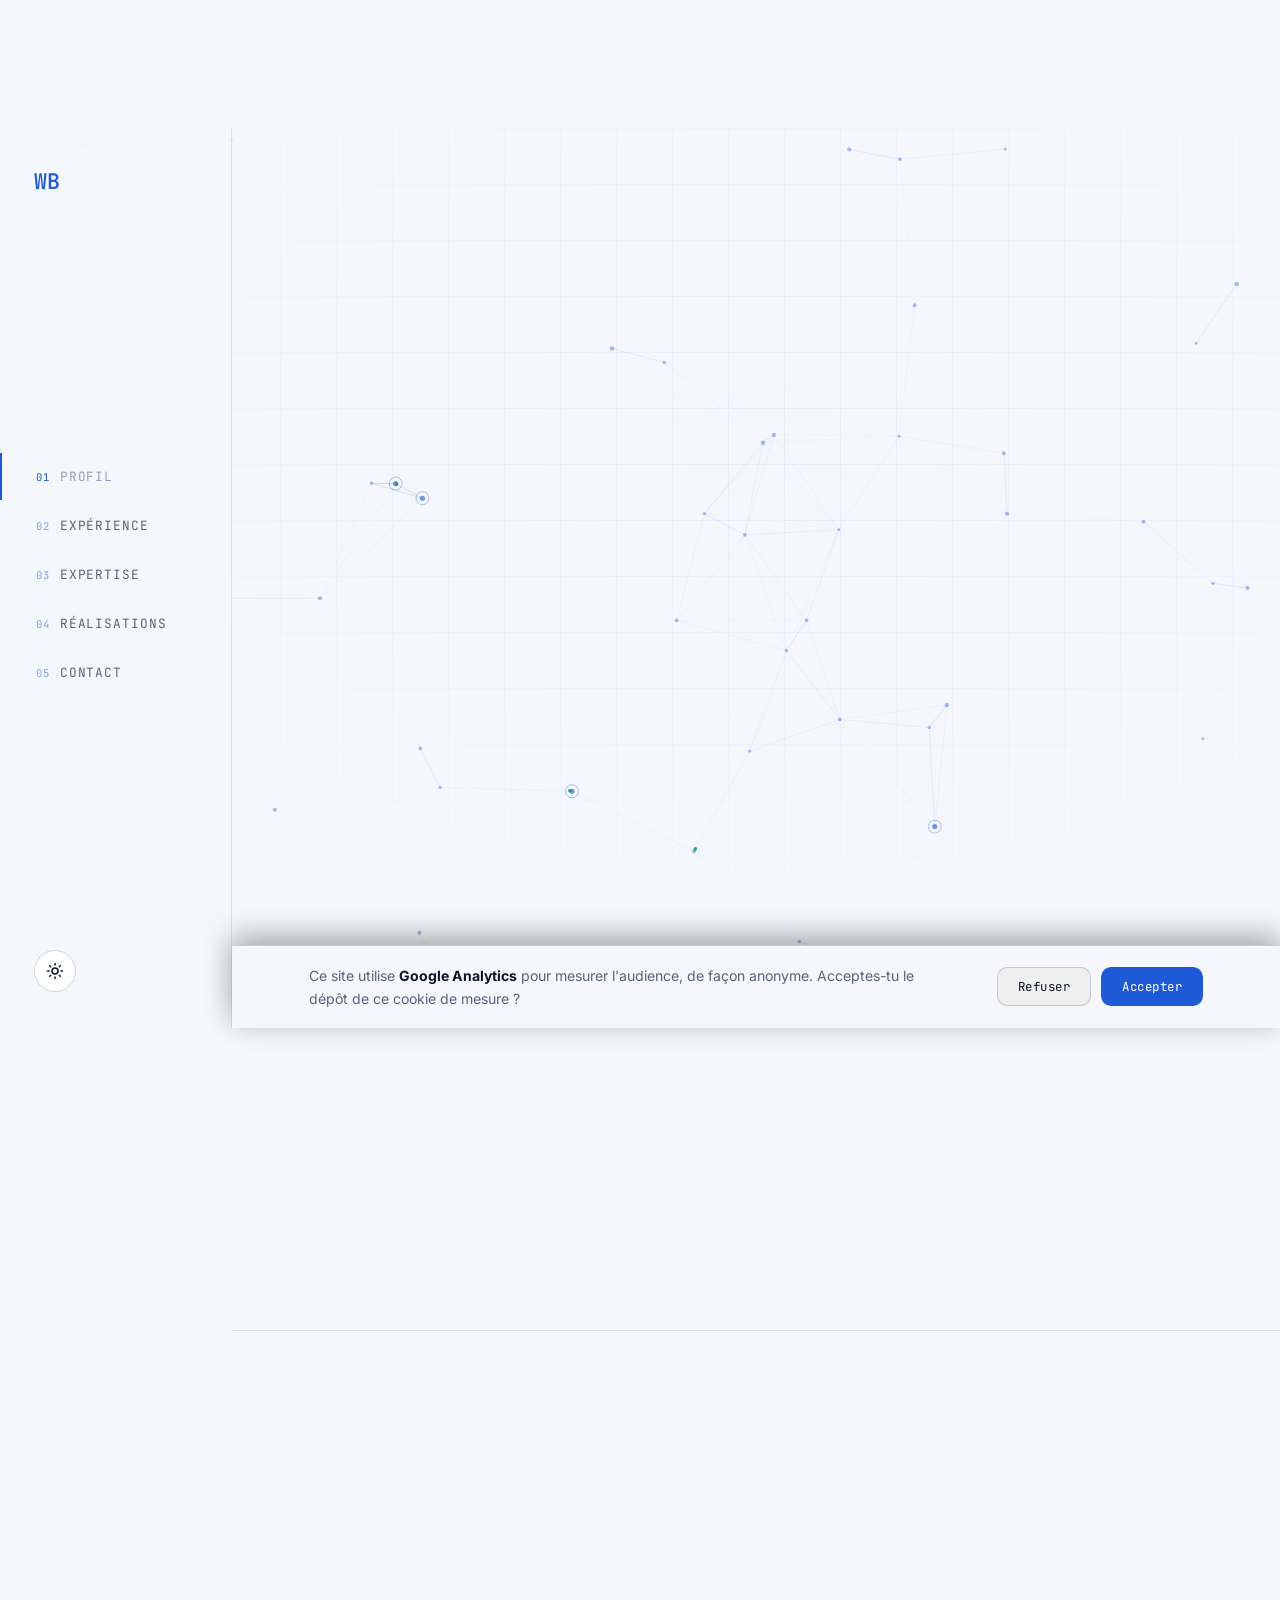
<file: projets.html>
<!DOCTYPE html>
<html lang="fr">
<head>
  <meta charset="UTF-8">
  <meta http-equiv="refresh" content="0; url=/#realisations">
  <link rel="canonical" href="https://bwahab-wb.github.io/#realisations">
  <title>Redirection…</title>
</head>
<body><p>Cette page a déménagé : <a href="/#realisations">bwahab-wb.github.io/#realisations</a></p></body>
</html>
</file>
<file: style.css>
/* =========================================================
   Wahab Bissiriou — Portfolio · one-page
   Dark tech raffiné · thème clair/sombre
   ========================================================= */

/* ===== Tokens ===== */
:root,
html[data-theme="dark"] {
  --bg: #060A13;
  --bg-alt: #0B1220;
  --surface: rgba(20, 30, 51, 0.55);
  --surface-solid: #121C30;
  --ink: #EDF2FB;
  --ink-dim: #93A0B8;
  --accent: #58A6FF;
  --accent-2: #8EC5FF;
  --mint: #3DDC97;
  --line: rgba(237, 242, 251, 0.09);
  --line-strong: rgba(237, 242, 251, 0.16);
  --shadow: 0 12px 40px rgba(0, 0, 0, 0.45);
  --glow: 0 0 24px rgba(88, 166, 255, 0.18);
  --grid-line: rgba(88, 166, 255, 0.055);
}

html[data-theme="light"] {
  --bg: #F5F7FC;
  --bg-alt: #ECF0F8;
  --surface: rgba(255, 255, 255, 0.72);
  --surface-solid: #FFFFFF;
  --ink: #0D1526;
  --ink-dim: #5A6478;
  --accent: #1F5AD6;
  --accent-2: #4A7DE2;
  --mint: #0F9D6B;
  --line: rgba(13, 21, 38, 0.10);
  --line-strong: rgba(13, 21, 38, 0.18);
  --shadow: 0 10px 30px rgba(13, 21, 38, 0.10);
  --glow: 0 0 24px rgba(31, 90, 214, 0.10);
  --grid-line: rgba(31, 90, 214, 0.06);
}

:root {
  --font-display: "Space Grotesk", sans-serif;
  --font-body: "Inter", sans-serif;
  --font-mono: "JetBrains Mono", monospace;
  --rail-width: 232px;
  --pad: clamp(24px, 6vw, 80px);
  --radius: 16px;
  --radius-sm: 10px;
}

* { box-sizing: border-box; }

html { scroll-behavior: smooth; }

@media (prefers-reduced-motion: reduce) {
  html { scroll-behavior: auto; }
  * { animation: none !important; transition: none !important; }
}

body {
  margin: 0;
  background: var(--bg);
  color: var(--ink);
  font-family: var(--font-body);
  line-height: 1.65;
  -webkit-font-smoothing: antialiased;
  transition: background 0.3s ease, color 0.3s ease;
}

a { color: inherit; text-decoration: none; }

.mono { font-family: var(--font-mono); }

::selection { background: var(--accent); color: #fff; }

/* ===== Fond : grille "schéma d'architecture" ===== */
body::before {
  content: "";
  position: fixed;
  inset: 0;
  z-index: -2;
  pointer-events: none;
  background-image:
    linear-gradient(var(--grid-line) 1px, transparent 1px),
    linear-gradient(90deg, var(--grid-line) 1px, transparent 1px);
  background-size: 56px 56px;
  -webkit-mask-image: radial-gradient(ellipse 90% 80% at 60% 35%, black 0%, transparent 78%);
  mask-image: radial-gradient(ellipse 90% 80% at 60% 35%, black 0%, transparent 78%);
  transition: opacity 0.3s ease;
}

/* ===== Fond animé : topologie réseau ===== */
#bg-canvas {
  position: fixed;
  inset: 0;
  width: 100%;
  height: 100%;
  z-index: -1;
  display: block;
}

/* ===== Rail de navigation ===== */
.rail {
  position: fixed;
  top: 0; left: 0;
  width: var(--rail-width);
  height: 100vh;
  display: flex;
  flex-direction: column;
  justify-content: space-between;
  padding: 36px 0;
  border-right: 1px solid var(--line);
  background: color-mix(in srgb, var(--bg) 82%, transparent);
  backdrop-filter: blur(14px);
  -webkit-backdrop-filter: blur(14px);
  z-index: 10;
  transition: background 0.3s ease, border-color 0.3s ease;
}

.rail__brand {
  font-family: var(--font-mono);
  font-weight: 600;
  font-size: 1.35rem;
  color: var(--accent);
  padding-left: 34px;
  letter-spacing: 0.02em;
}

.rail__cursor { animation: blink 1.1s steps(1) infinite; }

@keyframes blink { 50% { opacity: 0; } }

.rail__list {
  list-style: none;
  margin: 0;
  padding: 0;
  display: flex;
  flex-direction: column;
  gap: 2px;
}

.rail__link {
  display: flex;
  align-items: baseline;
  gap: 10px;
  padding: 13px 34px;
  font-family: var(--font-mono);
  font-size: 0.8rem;
  letter-spacing: 0.07em;
  text-transform: uppercase;
  color: var(--ink-dim);
  border-left: 2px solid transparent;
  transition: color 0.2s ease, border-color 0.2s ease, background 0.2s ease;
}

.rail__num {
  font-size: 0.66rem;
  color: var(--accent);
  opacity: 0.55;
  transition: opacity 0.2s ease;
}

.rail__link:hover { color: var(--ink); background: color-mix(in srgb, var(--bg-alt) 70%, transparent); }

.rail__link.is-active {
  color: var(--accent);
  border-left-color: var(--accent);
  background: color-mix(in srgb, var(--bg-alt) 70%, transparent);
}

.rail__link.is-active .rail__num { opacity: 1; }

.rail__link:focus-visible,
.theme-toggle:focus-visible,
.btn:focus-visible {
  outline: 2px solid var(--accent);
  outline-offset: 2px;
}

.rail__bottom { padding-left: 34px; }

/* Bouton thème */
.theme-toggle {
  width: 42px;
  height: 42px;
  border-radius: 50%;
  border: 1px solid var(--line-strong);
  background: var(--surface-solid);
  color: var(--ink);
  display: flex;
  align-items: center;
  justify-content: center;
  cursor: pointer;
  position: relative;
  transition: border-color 0.2s ease, transform 0.2s ease, box-shadow 0.2s ease;
}

.theme-toggle:hover { border-color: var(--accent); transform: scale(1.06); box-shadow: var(--glow); }

.theme-toggle .icon { width: 18px; height: 18px; position: absolute; transition: opacity 0.25s ease, transform 0.35s ease; }

html[data-theme="dark"] .icon--sun,
html[data-theme="light"] .icon--moon { opacity: 0; transform: rotate(-90deg) scale(0.6); }

html[data-theme="dark"] .icon--moon,
html[data-theme="light"] .icon--sun { opacity: 1; transform: rotate(0) scale(1); }

/* ===== Layout ===== */
main { margin-left: var(--rail-width); }

.section {
  border-bottom: 1px solid var(--line);
  padding: clamp(80px, 12vh, 130px) var(--pad);
  position: relative;
}

.section__inner {
  max-width: 820px;
  width: 100%;
  margin: 0 auto;
  position: relative;
  z-index: 1;
  opacity: 0;
  transform: translateY(18px);
  transition: opacity 0.7s ease, transform 0.7s ease;
}

.section__inner--wide { max-width: 1040px; }

.section__inner.is-visible { opacity: 1; transform: translateY(0); }

.eyebrow {
  font-size: 0.78rem;
  letter-spacing: 0.1em;
  text-transform: uppercase;
  color: var(--accent);
  margin: 0 0 18px;
}

.section__title {
  font-family: var(--font-display);
  font-size: clamp(1.9rem, 3.4vw, 2.8rem);
  font-weight: 700;
  letter-spacing: -0.015em;
  margin: 0 0 18px;
}

.section__lede {
  color: var(--ink-dim);
  max-width: 62ch;
  margin: 0 0 48px;
  font-size: 1.06rem;
}

/* ===== Hero ===== */
.section--hero { min-height: 100vh; display: flex; align-items: center; }

.hero {
  display: flex;
  align-items: center;
  justify-content: space-between;
  gap: 56px;
  margin-bottom: 64px;
}

.terminal-line {
  font-family: var(--font-mono);
  font-size: 0.85rem;
  color: var(--ink-dim);
  margin: 0 0 14px;
}

.terminal-prompt { color: var(--mint); }

.hero__title {
  font-family: var(--font-display);
  font-size: clamp(3rem, 7vw, 5.2rem);
  font-weight: 700;
  line-height: 0.98;
  letter-spacing: -0.02em;
  margin: 0 0 20px;
}

.hero__role {
  font-family: var(--font-mono);
  font-size: clamp(0.95rem, 1.6vw, 1.15rem);
  color: var(--accent);
  min-height: 1.6em;
  margin: 0 0 22px;
}

.typed-caret {
  display: inline-block;
  width: 9px;
  height: 1.1em;
  background: var(--accent);
  margin-left: 3px;
  vertical-align: text-bottom;
  animation: blink 1s steps(1) infinite;
}

.hero__tagline {
  font-size: 1.12rem;
  color: var(--ink-dim);
  max-width: 52ch;
  margin: 0 0 26px;
}

.hero__meta {
  display: flex;
  align-items: center;
  flex-wrap: wrap;
  gap: 8px;
  font-family: var(--font-mono);
  font-size: 0.83rem;
  color: var(--ink-dim);
  margin-bottom: 34px;
}

.status-dot {
  width: 9px; height: 9px;
  border-radius: 50%;
  background: var(--mint);
  box-shadow: 0 0 10px var(--mint);
  animation: pulse 2.4s ease-in-out infinite;
}

@keyframes pulse { 50% { opacity: 0.45; } }

.divider { color: var(--accent); opacity: 0.6; }

.hero__actions { display: flex; gap: 14px; flex-wrap: wrap; }

.btn {
  display: inline-block;
  font-family: var(--font-mono);
  font-size: 0.85rem;
  letter-spacing: 0.04em;
  padding: 13px 26px;
  border-radius: var(--radius-sm);
  border: 1px solid transparent;
  transition: transform 0.2s ease, box-shadow 0.2s ease, background 0.2s ease, border-color 0.2s ease, color 0.2s ease;
}

.btn--primary { background: var(--accent); color: #fff; }

.btn--primary:hover { transform: translateY(-2px); box-shadow: var(--glow), var(--shadow); }

.btn--ghost { border-color: var(--line-strong); color: var(--ink); }

.btn--ghost:hover { border-color: var(--accent); color: var(--accent); transform: translateY(-2px); }

/* Photo */
.hero__photo-frame {
  flex-shrink: 0;
  width: clamp(200px, 22vw, 280px);
  aspect-ratio: 3 / 4;
  border-radius: 22px;
  overflow: hidden;
  border: 1px solid var(--line-strong);
  box-shadow: var(--shadow), 0 0 0 8px color-mix(in srgb, var(--accent) 10%, transparent);
  position: relative;
}

.hero__photo { width: 100%; height: 100%; object-fit: cover; display: block; }

.hero__photo-badge {
  position: absolute;
  left: 0; right: 0; bottom: 0;
  padding: 14px 16px 12px;
  font-size: 0.68rem;
  letter-spacing: 0.09em;
  text-transform: uppercase;
  color: #EDF2FB;
  background: linear-gradient(to top, rgba(6, 10, 19, 0.85), transparent);
}

/* ===== Stats ===== */
.stats {
  display: grid;
  grid-template-columns: repeat(4, 1fr);
  gap: 16px;
  margin: 0 0 56px;
  padding: 0;
}

.stat {
  background: var(--surface);
  border: 1px solid var(--line);
  border-radius: var(--radius);
  padding: 22px 20px 18px;
  backdrop-filter: blur(8px);
  transition: border-color 0.25s ease, transform 0.25s ease;
}

.stat:hover { border-color: var(--accent); transform: translateY(-3px); }

.stat__value {
  font-family: var(--font-display);
  font-size: clamp(1.7rem, 3vw, 2.3rem);
  font-weight: 700;
  color: var(--accent);
  margin: 0 0 4px;
}

.stat dd {
  margin: 0;
  font-size: 0.85rem;
  color: var(--ink-dim);
}

/* ===== Panels (à propos) ===== */
.about-grid {
  display: grid;
  grid-template-columns: repeat(3, 1fr);
  gap: 16px;
}

.panel {
  background: var(--surface);
  border: 1px solid var(--line);
  border-radius: var(--radius);
  padding: 26px 24px;
  backdrop-filter: blur(8px);
  transition: border-color 0.25s ease, transform 0.25s ease;
}

.panel:hover { border-color: var(--line-strong); transform: translateY(-3px); }

.panel__label {
  font-size: 0.75rem;
  letter-spacing: 0.06em;
  color: var(--mint);
  margin: 0 0 12px;
}

.panel p { margin: 0; color: var(--ink-dim); font-size: 0.96rem; }

.panel strong, .timeline__body strong, .project strong { color: var(--ink); font-weight: 600; }

/* ===== Timeline ===== */
.timeline {
  position: relative;
  display: flex;
  flex-direction: column;
  gap: 8px;
}

.timeline__item {
  display: grid;
  grid-template-columns: 190px 1fr;
  gap: 28px;
  padding: 30px 26px;
  border-radius: var(--radius);
  border: 1px solid transparent;
  transition: background 0.25s ease, border-color 0.25s ease;
}

.timeline__item:hover { background: var(--surface); border-color: var(--line); }

.timeline__side { display: flex; flex-direction: column; gap: 6px; }

.timeline__year { font-size: 0.8rem; color: var(--accent); }

.timeline__place { font-size: 0.82rem; color: var(--ink-dim); }

.timeline__body h3 {
  font-family: var(--font-display);
  font-size: 1.25rem;
  font-weight: 600;
  margin: 0 0 10px;
}

.at { color: var(--ink-dim); font-weight: 400; font-size: 0.95em; }

.timeline__body p { color: var(--ink-dim); margin: 0 0 10px; }

.timeline__list {
  margin: 8px 0 0;
  padding: 0;
  list-style: none;
  display: flex;
  flex-direction: column;
  gap: 8px;
}

.timeline__list li {
  color: var(--ink-dim);
  font-size: 0.95rem;
  padding-left: 20px;
  position: relative;
}

.timeline__list li::before {
  content: "▸";
  position: absolute;
  left: 0;
  color: var(--accent);
  font-size: 0.8rem;
}

/* ===== Compétences ===== */
.skills-grid {
  display: grid;
  grid-template-columns: repeat(2, 1fr);
  gap: 16px;
  margin-bottom: 40px;
}

.skill-card {
  background: var(--surface);
  border: 1px solid var(--line);
  border-radius: var(--radius);
  padding: 26px 24px;
  backdrop-filter: blur(8px);
  transition: border-color 0.25s ease, transform 0.25s ease;
}

.skill-card:hover { border-color: var(--accent); transform: translateY(-3px); }

.skill-card__title {
  font-family: var(--font-display);
  font-size: 1.05rem;
  font-weight: 600;
  margin: 0 0 16px;
  display: flex;
  align-items: center;
  gap: 10px;
}

.skill-card__icon { font-size: 0.75rem; color: var(--mint); }

.pills { display: flex; gap: 8px; flex-wrap: wrap; }

.pills span {
  font-family: var(--font-mono);
  font-size: 0.76rem;
  padding: 7px 13px;
  border: 1px solid var(--line);
  border-radius: 20px;
  background: color-mix(in srgb, var(--bg) 50%, transparent);
  color: var(--ink-dim);
  transition: border-color 0.2s ease, color 0.2s ease;
}

.pills span:hover { border-color: var(--accent); color: var(--accent); }

/* Certifications */
.certs {
  border: 1px solid var(--line);
  border-radius: var(--radius);
  background: var(--surface);
  backdrop-filter: blur(8px);
  padding: 26px 24px;
}

.certs__list {
  list-style: none;
  margin: 0;
  padding: 0;
  display: grid;
  grid-template-columns: repeat(2, 1fr);
  gap: 12px 28px;
}

.certs__list li {
  display: flex;
  justify-content: space-between;
  align-items: baseline;
  gap: 14px;
  padding: 10px 0;
  border-bottom: 1px solid var(--line);
  font-size: 0.93rem;
}

.certs__list li span { font-size: 0.72rem; color: var(--ink-dim); white-space: nowrap; }

/* ===== Projets ===== */
.projects { display: flex; flex-direction: column; gap: 22px; }

.project {
  background: var(--surface);
  border: 1px solid var(--line);
  border-radius: var(--radius);
  padding: 32px 30px;
  backdrop-filter: blur(8px);
  transition: border-color 0.25s ease, box-shadow 0.25s ease;
}

.project:hover { border-color: var(--accent); box-shadow: var(--glow); }

.project__header { margin-bottom: 22px; }

.project__index {
  font-size: 0.75rem;
  color: var(--mint);
  letter-spacing: 0.08em;
}

.project__header h3 {
  font-family: var(--font-display);
  font-size: clamp(1.2rem, 2vw, 1.5rem);
  font-weight: 600;
  margin: 8px 0 14px;
  letter-spacing: -0.01em;
}

.project__chips { display: flex; gap: 8px; flex-wrap: wrap; }

.project__chips span {
  font-size: 0.72rem;
  padding: 5px 12px;
  border-radius: 20px;
  background: color-mix(in srgb, var(--accent) 12%, transparent);
  color: var(--accent);
  border: 1px solid color-mix(in srgb, var(--accent) 25%, transparent);
}

.project__grid {
  display: grid;
  grid-template-columns: 1fr 1fr;
  gap: 18px 28px;
  margin-bottom: 20px;
}

.project__block--wide { grid-column: 1 / -1; }

.project__block-label {
  font-size: 0.7rem;
  text-transform: uppercase;
  letter-spacing: 0.08em;
  color: var(--accent);
  display: block;
  margin-bottom: 5px;
}

.project__block p { color: var(--ink-dim); margin: 0; font-size: 0.94rem; }

.project__tags { display: flex; gap: 8px; flex-wrap: wrap; }

.project__tags span {
  font-size: 0.72rem;
  padding: 4px 11px;
  border: 1px solid var(--line);
  border-radius: 20px;
  color: var(--ink-dim);
}

/* ===== Contact ===== */
.section--contact { border-bottom: none; }

.contact__text { color: var(--ink-dim); max-width: 54ch; margin: 0 0 28px; font-size: 1.05rem; }

.contact__email {
  font-family: var(--font-display);
  font-size: clamp(1.5rem, 4vw, 2.4rem);
  font-weight: 600;
  color: var(--accent);
  display: inline-block;
  margin-bottom: 34px;
  border-bottom: 2px solid var(--accent);
  transition: color 0.2s ease, border-color 0.2s ease;
}

.contact__email:hover { color: var(--accent-2); border-color: var(--accent-2); }

.contact__links {
  list-style: none;
  display: flex;
  gap: 26px;
  padding: 0;
  margin: 0;
  font-size: 0.88rem;
  color: var(--ink-dim);
}

.contact__links a:hover { color: var(--accent); }

/* ===== Footer ===== */
.footer {
  margin-left: var(--rail-width);
  padding: 26px var(--pad);
  font-size: 0.74rem;
  color: var(--ink-dim);
  border-top: 1px solid var(--line);
  position: relative;
  z-index: 1;
}

.footer p { margin: 0; }

.footer__link-btn {
  background: none;
  border: none;
  padding: 0;
  margin: 0;
  font: inherit;
  color: var(--ink-dim);
  text-decoration: underline;
  text-underline-offset: 2px;
  cursor: pointer;
  transition: color 0.2s ease;
}

.footer__link-btn:hover,
.footer__link-btn:focus-visible { color: var(--accent); }

/* ===== Bannière de consentement (Google Analytics) ===== */
.cookie-banner {
  position: fixed;
  left: var(--rail-width);
  right: 0;
  bottom: 0;
  z-index: 50;
  display: flex;
  align-items: center;
  justify-content: space-between;
  gap: 20px;
  flex-wrap: wrap;
  padding: 18px var(--pad);
  background: color-mix(in srgb, var(--bg) 92%, transparent);
  backdrop-filter: blur(14px);
  -webkit-backdrop-filter: blur(14px);
  border-top: 1px solid var(--line-strong);
  box-shadow: 0 -8px 30px rgba(0, 0, 0, 0.35);
  transform: translateY(110%);
  transition: transform 0.4s ease;
}

.cookie-banner.is-visible { transform: translateY(0); }

.cookie-banner__text {
  margin: 0;
  color: var(--ink-dim);
  font-size: 0.88rem;
  max-width: 640px;
}

.cookie-banner__text strong { color: var(--ink); }

.cookie-banner__actions { display: flex; gap: 10px; flex-shrink: 0; }

.cookie-banner .btn { padding: 10px 20px; font-size: 0.78rem; }

@media (max-width: 900px) {
  .cookie-banner { left: 0; padding: 16px var(--pad); }
}

/* ===== Responsive ===== */
@media (max-width: 1080px) {
  .about-grid { grid-template-columns: 1fr; }
}

@media (max-width: 900px) {
  .rail {
    position: sticky;
    top: 0;
    width: 100%;
    height: auto;
    flex-direction: row;
    justify-content: space-between;
    align-items: center;
    padding: 12px var(--pad);
    border-right: none;
    border-bottom: 1px solid var(--line);
    gap: 12px;
  }

  .rail__brand { padding-left: 0; font-size: 1.15rem; }

  .rail__list { flex-direction: row; gap: 0; overflow-x: auto; }

  .rail__link { padding: 8px 12px; border-left: none; border-bottom: 2px solid transparent; white-space: nowrap; }

  .rail__link.is-active { border-left-color: transparent; border-bottom-color: var(--accent); }

  .rail__num { display: none; }

  .rail__bottom { padding-left: 0; }

  .theme-toggle { width: 36px; height: 36px; }

  main, .footer { margin-left: 0; }

  .section--hero { min-height: auto; }

  .hero { flex-direction: column-reverse; align-items: flex-start; gap: 32px; }

  .hero__photo-frame { width: 180px; }

  .stats { grid-template-columns: repeat(2, 1fr); }

  .skills-grid, .certs__list { grid-template-columns: 1fr; }

  .project__grid { grid-template-columns: 1fr; }

  .timeline__item { grid-template-columns: 1fr; gap: 10px; padding: 24px 18px; }

  .timeline__side { flex-direction: row; gap: 14px; align-items: baseline; }
}
</file>
